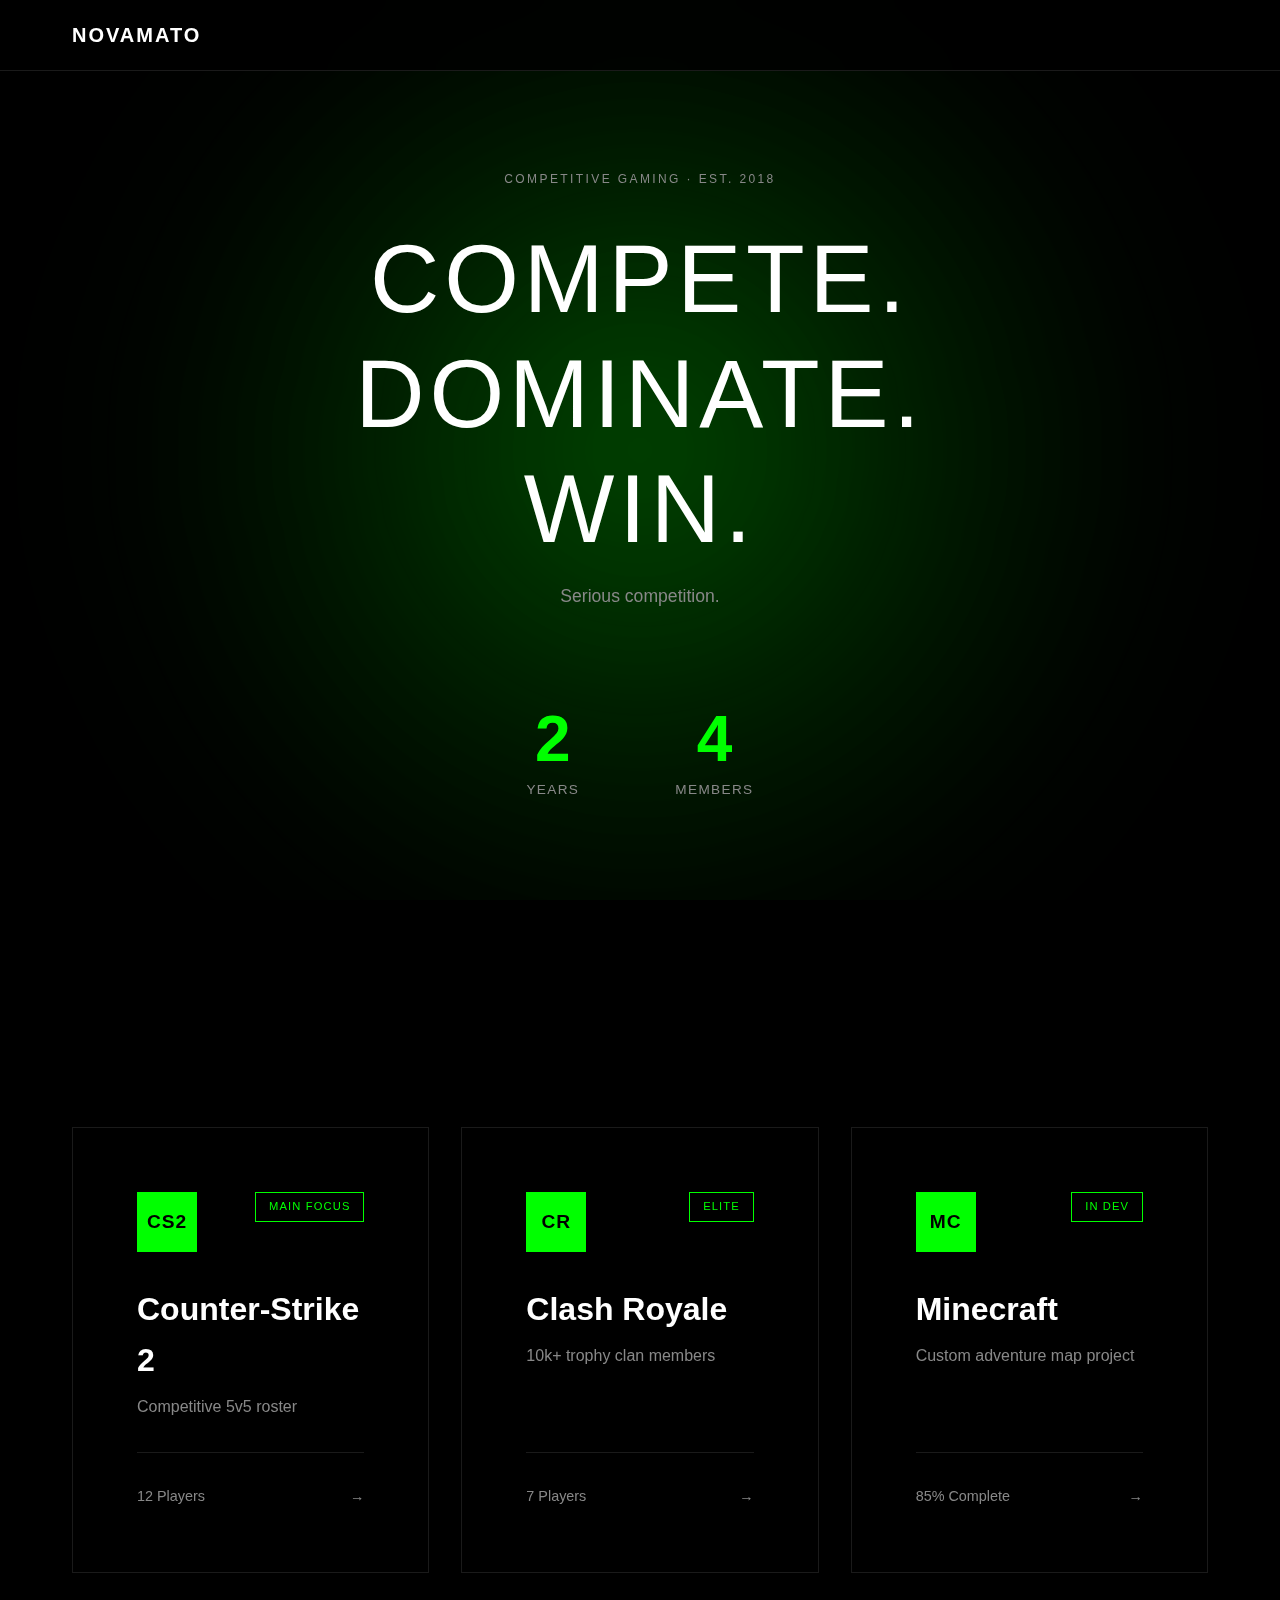
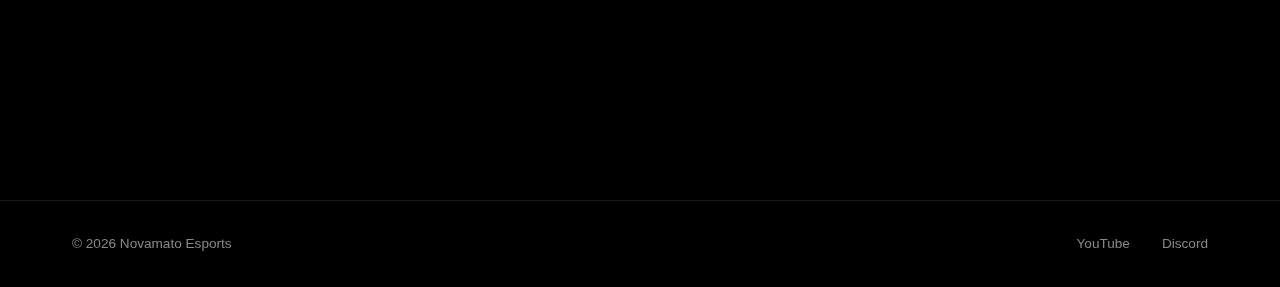
<file: index.html>
<!DOCTYPE html>
<html lang="pt">
<head>
    <meta charset="UTF-8">
    <meta name="viewport" content="width=device-width, initial-scale=1.0">
    <title>Novamato — Esports</title>
    <link rel="icon" type="image/png" href="/imagens/favicon2.jpeg">
    <link rel="stylesheet" href="styles.css?v=2.3">
</head>
<body>
    <!-- Breathing Background -->
    <div class="breathing-bg"></div>

    <!-- Navigation -->
    <nav class="nav">
        <div class="container">
            <a href="index.html" class="logo">NOVAMATO</a>
            <a href="white_index.html" class="theme-toggle" aria-label="Switch to light mode">
                <span class="theme-icon"></span>
            </a>
        </div>
    </nav>

    <!-- Hero -->
    <section class="hero-home">
        <div class="container">
            <div class="hero-content-home">
                <div class="hero-label">Competitive Gaming · Est. 2018</div>
                <h1>COMPETE.<br>DOMINATE.<br>WIN.</h1>
                <p class="hero-tagline">Serious competition.</p>
                
                <div class="hero-stats-home">
                    <div class="stat-home">
                        <div class="stat-value-home" data-count="8">0</div>
                        <div class="stat-label-home">Years</div>
                    </div>
                    <div class="stat-home">
                        <div class="stat-value-home" data-count="14">0</div>
                        <div class="stat-label-home">Members</div>
                    </div>
                </div>
            </div>
        </div>
    </section>

    <!-- Game Cards -->
    <section class="games-home">
        <div class="container">
            <div class="games-grid-home">
                <a href="cs2.html" class="game-card">
                    <div class="game-card-header">
                        <div class="game-icon-home">CS2</div>
                        <div class="game-badge">Main Focus</div>
                    </div>
                    <h2>Counter-Strike 2</h2>
                    <p>Competitive 5v5 roster</p>
                    <div class="game-card-footer">
                        <span>12 Players</span>
                        <span>→</span>
                    </div>
                </a>

                <a href="clash-royale.html" class="game-card">
                    <div class="game-card-header">
                        <div class="game-icon-home">CR</div>
                        <div class="game-badge">Elite</div>
                    </div>
                    <h2>Clash Royale</h2>
                    <p>10k+ trophy clan members</p>
                    <div class="game-card-footer">
                        <span>7 Players</span>
                        <span>→</span>
                    </div>
                </a>

                <a href="minecraft.html" class="game-card">
                    <div class="game-card-header">
                        <div class="game-icon-home">MC</div>
                        <div class="game-badge">In Dev</div>
                    </div>
                    <h2>Minecraft</h2>
                    <p>Custom adventure map project</p>
                    <div class="game-card-footer">
                        <span>85% Complete</span>
                        <span>→</span>
                    </div>
                </a>
            </div>
        </div>
    </section>

    <!-- Footer -->
    <footer class="footer-home">
        <div class="container">
            <div class="footer-content-home">
                <span>© 2026 Novamato Esports</span>
                <div class="footer-links">
                    <a href="https://www.youtube.com/@novamato3393" target="_blank">YouTube</a>
                    <a href="https://discord.gg/Yk3yHaqqCX" target="_blank">Discord</a>
                </div>
            </div>
        </div>
    </footer>

    <script src="script.js?v=2.3"></script>
</body>
</html>
</file>
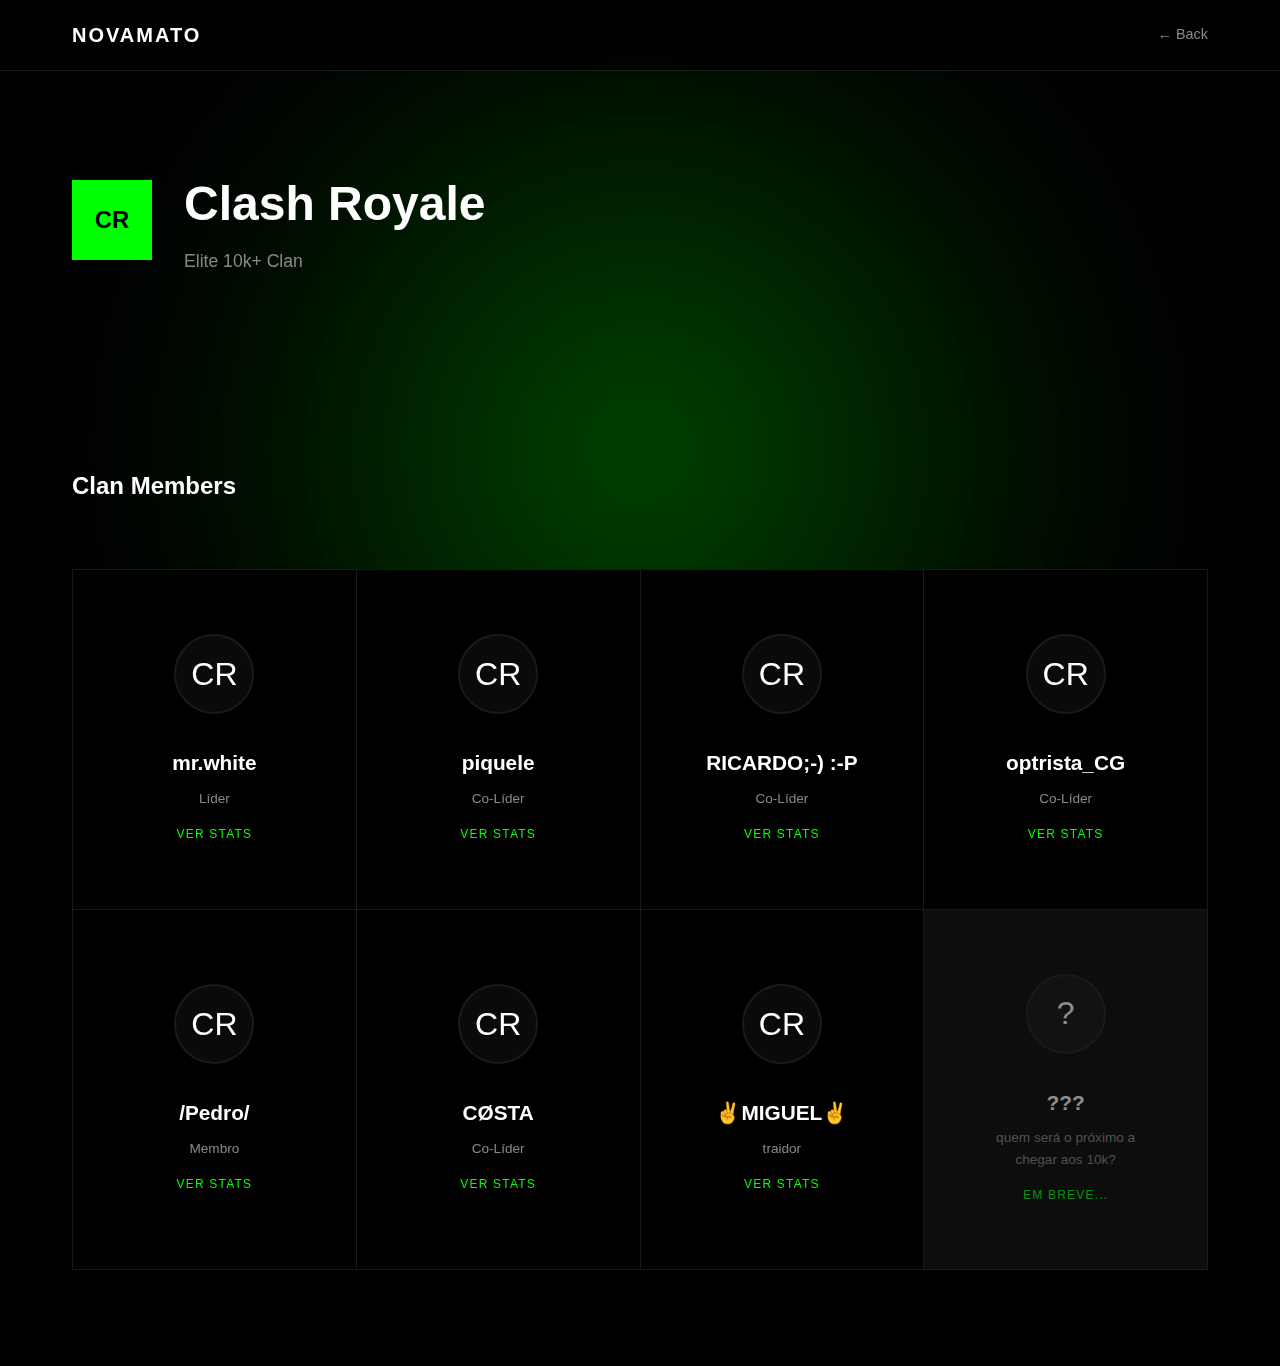
<file: clash-royale.html>
<!DOCTYPE html>
<html lang="pt">
<head>
    <meta charset="UTF-8">
    <meta charset="UTF-8">
    <meta name="viewport" content="width=device-width, initial-scale=1.0">
    <title>Clash Royale — Novamato</title>
    <link rel="icon" type="image/png" href="/imagens/favicon2.jpeg">
    <link rel="stylesheet" href="styles.css?v=2.3">
</head>
<body>
    <!-- Breathing Background -->
    <div class="breathing-bg"></div>

    <!-- Navigation -->
    <nav class="nav">
        <div class="container">
            <a href="index.html" class="logo">NOVAMATO</a>
            <a href="index.html" class="back-link">← Back</a>
        </div>
    </nav>

    <!-- Header -->
    <section class="page-header">
        <div class="container">
            <div class="page-title-section">
                <div class="page-icon">CR</div>
                <div>
                    <h1>Clash Royale</h1>
                    <p class="page-subtitle">Elite 10k+ Clan</p>
                </div>
            </div>
        </div>
    </section>

    <!-- Player Slots -->
    <section class="players-section">
        <div class="container">
            <h2 class="section-heading">Clan Members</h2>
            <div class="player-slots" data-cr-slots>
                <!-- Slots will be generated by JS -->
            </div>
        </div>
    </section>

    <!-- Player Details Modal -->
    <div class="player-modal" data-cr-modal>
        <div class="player-modal-content">
            <button class="modal-close" data-cr-modal-close>×</button>
            <div class="player-modal-body" data-cr-modal-body>
                <!-- Player details loaded here -->
            </div>
        </div>
    </div>

    <script src="script.js?v=2.3"></script>
</body>
</html>
</file>
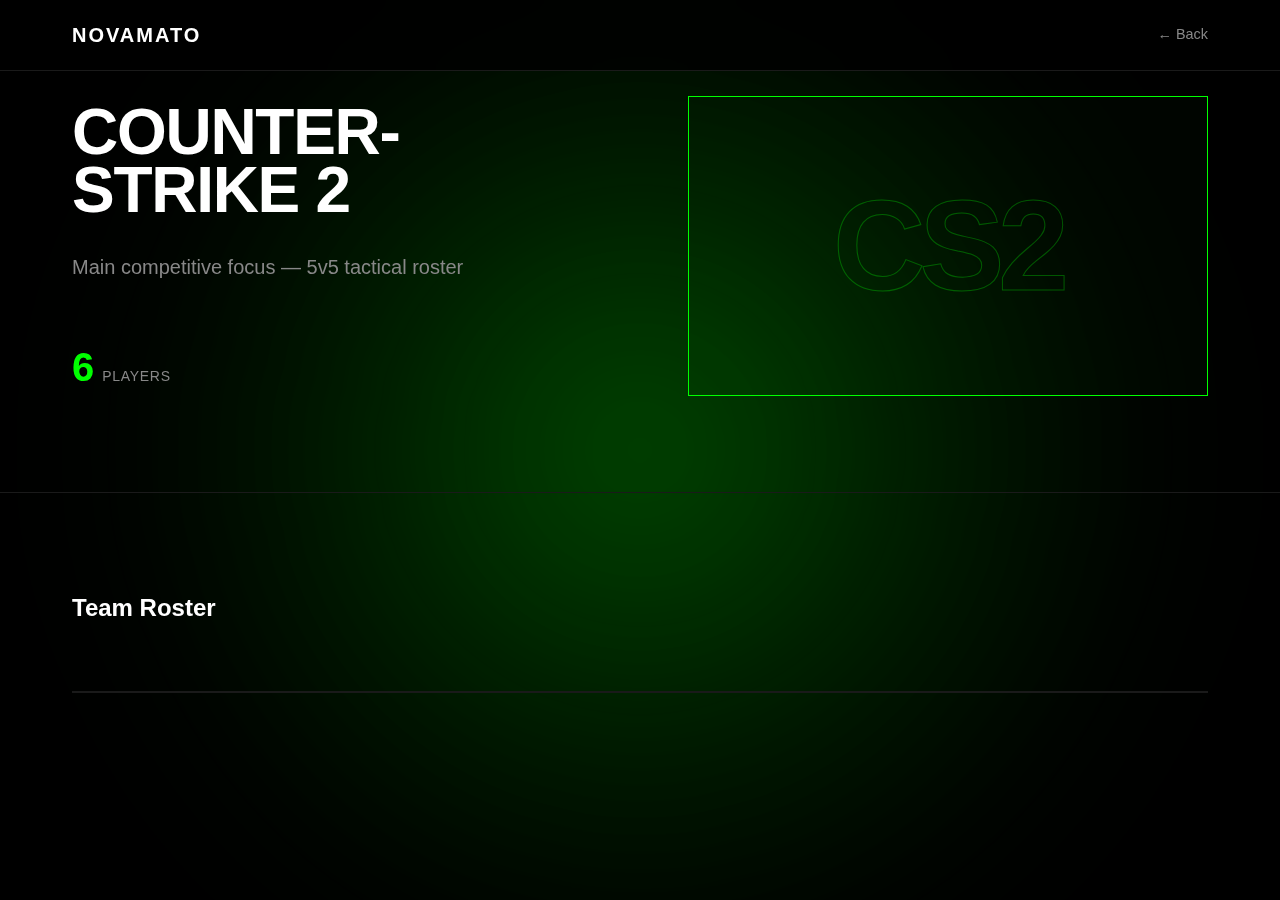
<file: cs2-redesign.html>
<!DOCTYPE html>
<html lang="pt">
<head>
    <meta charset="UTF-8">
    <meta name="viewport" content="width=device-width, initial-scale=1.0">
    <title>Counter-Strike 2 — Novamato</title>
    <link rel="icon" type="image/png" href="/imagens/favicon2.jpeg">
    <link rel="stylesheet" href="styles.css?v=1.3">
    <style>
        /* CS2 Redesign Styles */
        .cs2-hero {
            padding: var(--spacing-xl) 0;
            border-bottom: 1px solid var(--color-border);
            position: relative;
            overflow: hidden;
        }
        
        .cs2-hero-grid {
            display: grid;
            grid-template-columns: 1fr 1fr;
            gap: var(--spacing-xl);
            align-items: center;
        }
        
        .cs2-title-section h1 {
            font-size: 4rem;
            font-weight: 900;
            line-height: 0.9;
            margin-bottom: var(--spacing-md);
            letter-spacing: -0.02em;
        }
        
        .cs2-title-section .subtitle {
            font-size: 1.25rem;
            color: var(--color-text-secondary);
            margin-bottom: var(--spacing-lg);
        }
        
        .cs2-stats-inline {
            display: flex;
            gap: var(--spacing-lg);
        }
        
        .cs2-stat-inline {
            display: flex;
            align-items: baseline;
            gap: 0.5rem;
        }
        
        .cs2-stat-inline .number {
            font-size: 2.5rem;
            font-weight: 900;
            color: var(--color-accent);
            line-height: 1;
        }
        
        .cs2-stat-inline .label {
            font-size: 0.875rem;
            color: var(--color-text-secondary);
            text-transform: uppercase;
            letter-spacing: 0.05em;
        }
        
        .cs2-visual {
            position: relative;
            height: 300px;
            border: 1px solid var(--color-accent);
            background: rgba(0, 255, 0, 0.02);
            display: flex;
            align-items: center;
            justify-content: center;
            overflow: hidden;
        }
        
        .cs2-visual-text {
            font-size: 8rem;
            font-weight: 900;
            color: transparent;
            -webkit-text-stroke: 1px var(--color-accent);
            opacity: 0.3;
            letter-spacing: -0.05em;
        }
        
        /* Player Grid - List Style */
        .cs2-players-list {
            padding: var(--spacing-xl) 0;
        }
        
        .cs2-section-title {
            font-size: 0.875rem;
            text-transform: uppercase;
            letter-spacing: 0.1em;
            color: var(--color-text-secondary);
            margin-bottom: var(--spacing-lg);
            display: flex;
            align-items: center;
            gap: var(--spacing-sm);
        }
        
        .cs2-section-title::before {
            content: '';
            width: 40px;
            height: 1px;
            background: var(--color-accent);
        }
        
        .player-list-item {
            display: grid;
            grid-template-columns: 60px 1fr 120px 120px 120px 60px;
            gap: var(--spacing-md);
            align-items: center;
            padding: var(--spacing-md);
            border: 1px solid var(--color-border);
            border-bottom: none;
            transition: all 0.2s ease;
            cursor: pointer;
        }
        
        .player-list-item:last-child {
            border-bottom: 1px solid var(--color-border);
        }
        
        .player-list-item:hover {
            background: rgba(0, 255, 0, 0.03);
            border-color: var(--color-accent);
            transform: translateX(5px);
        }
        
        .player-number {
            font-size: 1.5rem;
            font-weight: 900;
            color: var(--color-text-secondary);
            text-align: center;
        }
        
        .player-info {
            display: flex;
            flex-direction: column;
            gap: 0.25rem;
        }
        
        .player-name-inline {
            font-size: 1.25rem;
            font-weight: 700;
            color: var(--color-text);
        }
        
        .player-role-inline {
            font-size: 0.875rem;
            color: var(--color-text-secondary);
            text-transform: uppercase;
            letter-spacing: 0.05em;
        }
        
        .player-stat {
            text-align: center;
        }
        
        .player-stat-value {
            font-size: 1.5rem;
            font-weight: 900;
            color: var(--color-accent);
            display: block;
        }
        
        .player-stat-label {
            font-size: 0.75rem;
            color: var(--color-text-secondary);
            text-transform: uppercase;
            letter-spacing: 0.05em;
        }
        
        .player-arrow {
            font-size: 1.5rem;
            color: var(--color-border);
            text-align: center;
            transition: color 0.2s;
        }
        
        .player-list-item:hover .player-arrow {
            color: var(--color-accent);
        }
        
        /* Team Stats Section */
        .cs2-team-stats {
            padding: var(--spacing-xl) 0;
            background: rgba(0, 255, 0, 0.02);
            border-top: 1px solid var(--color-border);
            border-bottom: 1px solid var(--color-border);
        }
        
        .stats-grid-cs2 {
            display: grid;
            grid-template-columns: repeat(4, 1fr);
            gap: 1px;
            background: var(--color-border);
            border: 1px solid var(--color-border);
        }
        
        .stat-card-cs2 {
            background: var(--color-bg);
            padding: var(--spacing-lg);
            text-align: center;
        }
        
        .stat-card-cs2 .big-number {
            font-size: 3rem;
            font-weight: 900;
            color: var(--color-accent);
            line-height: 1;
            margin-bottom: var(--spacing-xs);
        }
        
        .stat-card-cs2 .stat-name {
            font-size: 0.875rem;
            color: var(--color-text-secondary);
            text-transform: uppercase;
            letter-spacing: 0.05em;
        }
        
        /* Responsive */
        @media (max-width: 768px) {
            .cs2-hero-grid {
                grid-template-columns: 1fr;
                gap: var(--spacing-lg);
            }
            
            .cs2-title-section h1 {
                font-size: 2.5rem;
            }
            
            .cs2-visual {
                height: 200px;
            }
            
            .cs2-visual-text {
                font-size: 4rem;
            }
            
            .player-list-item {
                grid-template-columns: 40px 1fr 80px;
                gap: var(--spacing-sm);
            }
            
            .player-stat:not(:first-of-type),
            .player-arrow {
                display: none;
            }
            
            .stats-grid-cs2 {
                grid-template-columns: repeat(2, 1fr);
            }
        }
    </style>
</head>
<body>
    <!-- Breathing Background -->
    <div class="breathing-bg"></div>

    <!-- Navigation -->
    <nav class="nav">
        <div class="container">
            <a href="index.html" class="logo">NOVAMATO</a>
            <a href="index.html" class="back-link">← Back</a>
        </div>
    </nav>

    <!-- CS2 Hero -->
    <section class="cs2-hero">
        <div class="container">
            <div class="cs2-hero-grid">
                <div class="cs2-title-section">
                    <h1>COUNTER-<br>STRIKE 2</h1>
                    <p class="subtitle">Main competitive focus — 5v5 tactical roster</p>
                    <div class="cs2-stats-inline">
                        <div class="cs2-stat-inline">
                            <span class="number">6</span>
                            <span class="label">Players</span>
                        </div>
                    </div>
                </div>
                <div class="cs2-visual">
                    <div class="cs2-visual-text">CS2</div>
                </div>
            </div>
        </div>
    </section>

    <!-- Player Slots -->
    <section class="players-section">
        <div class="container">
            <h2 class="section-heading">Team Roster</h2>
            <div class="player-slots" data-player-slots>
                <!-- Slots will be generated by JS -->
            </div>
        </div>
    </section>

    <!-- Player Details Modal -->
    <div class="player-modal" data-player-modal>
        <div class="player-modal-content">
            <button class="modal-close" data-modal-close>×</button>
            <div class="player-modal-body" data-modal-body>
                <!-- Player details loaded here -->
            </div>
        </div>
    </div>

    <script src="script.js?v=1.3"></script>
</body>
</html>
</file>
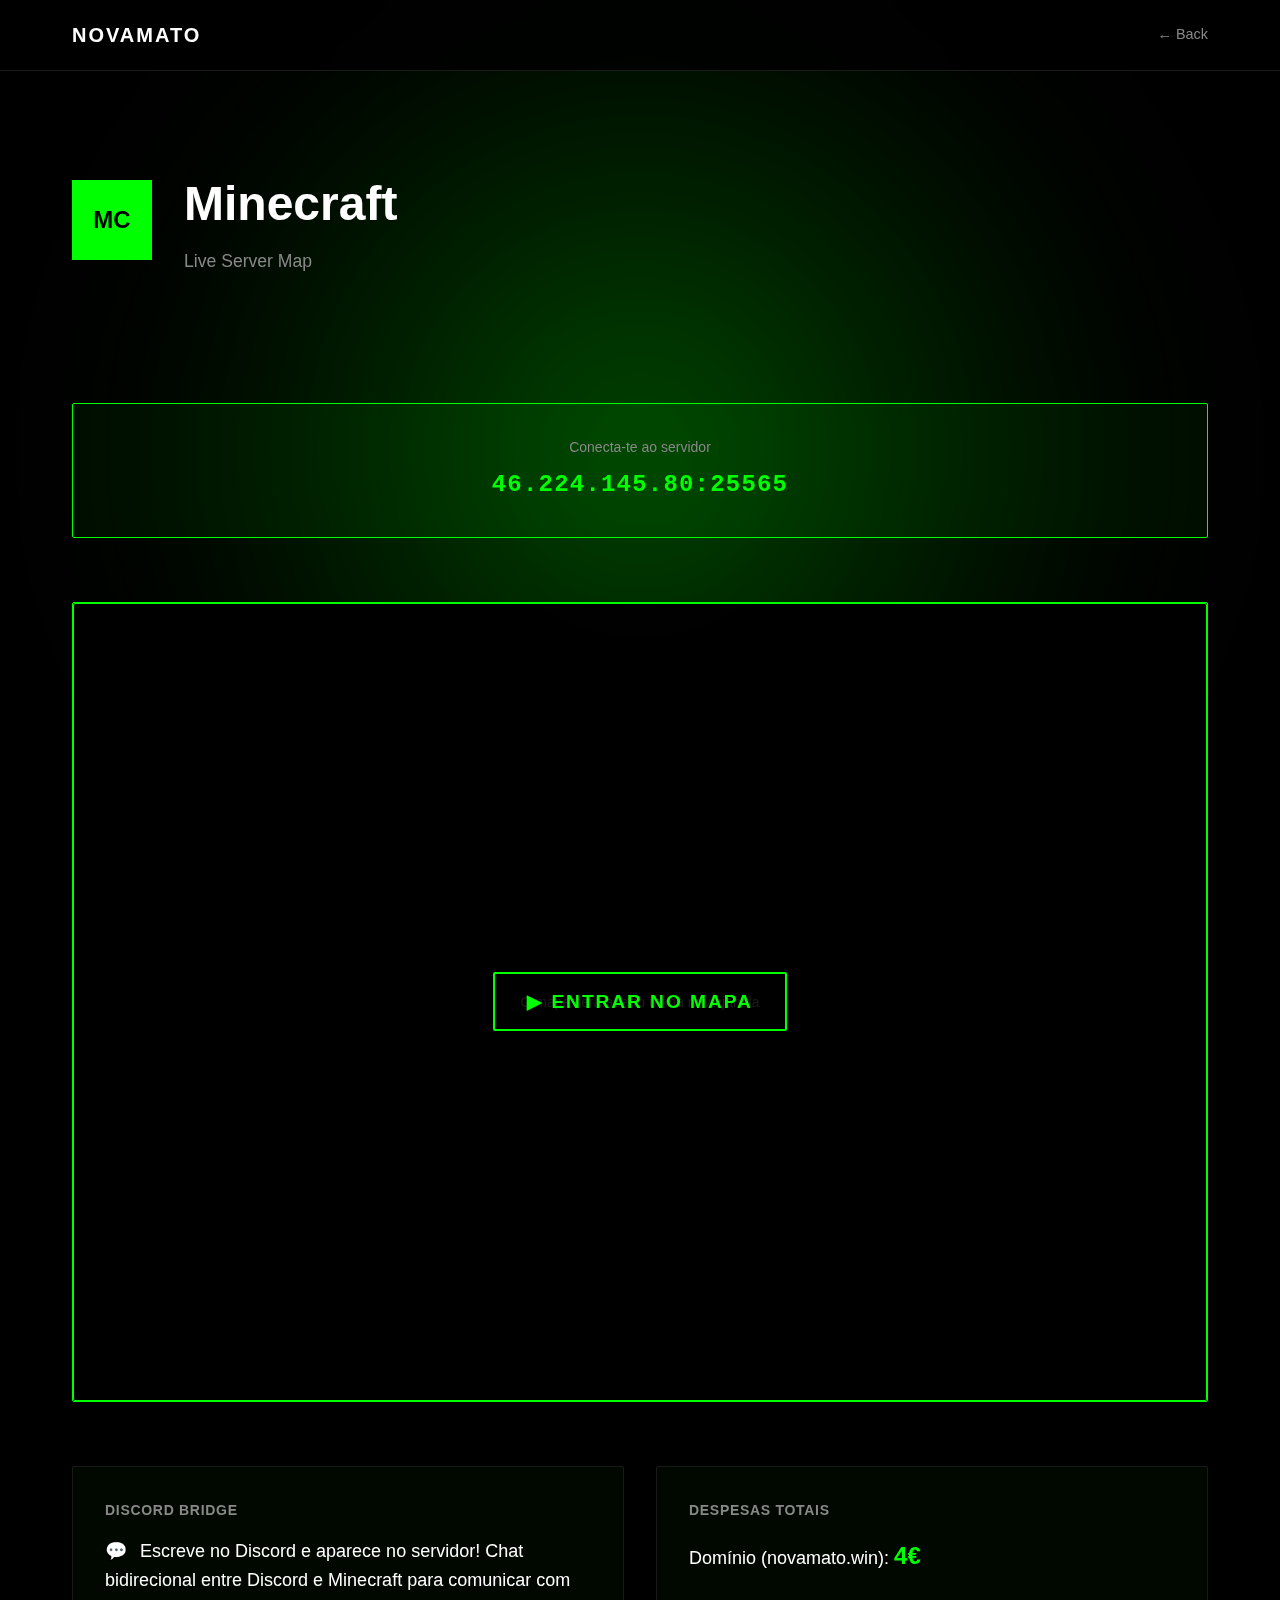
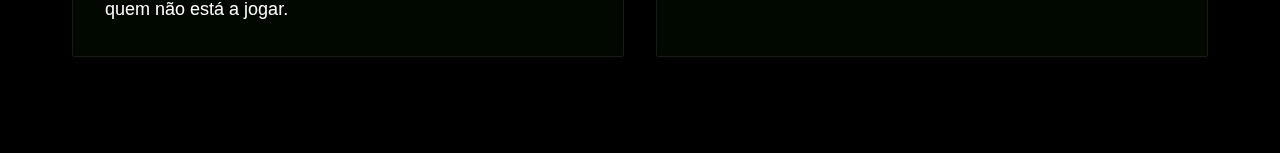
<file: minecraft.html>
<!DOCTYPE html>
<html lang="pt">
<head>
    <meta charset="UTF-8">
    <meta name="viewport" content="width=device-width, initial-scale=1.0">
    <title>Minecraft — Novamato</title>
    <link rel="icon" type="image/png" href="/imagens/favicon2.jpeg">
    <link rel="stylesheet" href="styles.css?v=2.3">
    <style>
        .players-section {
            padding-top: var(--spacing-md);
        }
        .map-container {
            margin-top: var(--spacing-md);
        }
        .map-wrapper {
            position: relative;
            width: 100%;
            height: 800px;
            background: rgba(0, 0, 0, 0.9);
            border: 1px solid var(--color-accent);
            border-radius: 2px;
        }
        .map-preview {
            position: absolute;
            top: 50%;
            left: 50%;
            transform: translate(-50%, -50%);
            text-align: center;
            color: var(--color-text-secondary);
            font-size: 0.875rem;
        }
        .map-overlay {
            position: absolute;
            top: 0;
            left: 0;
            width: 100%;
            height: 100%;
            background: rgba(0, 0, 0, 0.8);
            display: flex;
            flex-direction: column;
            align-items: center;
            justify-content: center;
            z-index: 20;
            border: 1px solid var(--color-accent);
            border-radius: 2px;
        }
        .map-overlay.hidden {
            display: none;
        }
        .enter-map-btn {
            background: transparent;
            border: 2px solid var(--color-accent);
            color: var(--color-accent);
            padding: 16px 32px;
            font-size: 1.2rem;
            cursor: pointer;
            border-radius: 2px;
            transition: all 0.2s ease;
            font-weight: 700;
            text-transform: uppercase;
            letter-spacing: 0.1em;
        }
        .enter-map-btn:hover {
            background: var(--color-accent);
            color: #000;
            transform: translateY(-2px);
        }
        .enter-map-btn:active {
            transform: translateY(0);
        }
        .server-ip {
            margin-bottom: var(--spacing-lg);
            padding: var(--spacing-md);
            background: rgba(0, 255, 0, 0.05);
            border: 1px solid var(--color-accent);
            border-radius: 2px;
            text-align: center;
        }
        .server-ip-label {
            font-size: 0.875rem;
            color: var(--color-text-secondary);
            margin-bottom: 0.5rem;
        }
        .server-ip-value {
            font-size: 1.5rem;
            font-weight: 700;
            color: var(--color-accent);
            font-family: 'Courier New', monospace;
            letter-spacing: 0.05em;
            cursor: pointer;
            transition: opacity 0.2s ease;
            word-break: break-all;
            overflow-wrap: break-word;
        }
        .server-ip-value:hover {
            opacity: 0.7;
        }
        .server-ip-value:active {
            opacity: 0.5;
        }
        @media (max-width: 768px) {
            .server-ip-value {
                font-size: 1.125rem;
                letter-spacing: 0.02em;
            }
        }
        @media (max-width: 480px) {
            .server-ip-value {
                font-size: 1rem;
            }
        }
        @media (max-width: 768px) {
            .enter-map-btn {
                padding: 12px 24px;
                font-size: 1rem;
                letter-spacing: 0.05em;
            }
            .map-wrapper {
                height: 500px;
            }
        }
        @media (max-width: 480px) {
            .enter-map-btn {
                padding: 10px 20px;
                font-size: 0.875rem;
            }
            .map-wrapper {
                height: 400px;
            }
        }
        .info-grid {
            display: grid;
            grid-template-columns: repeat(auto-fit, minmax(300px, 1fr));
            gap: var(--spacing-md);
            margin-top: var(--spacing-lg);
        }
        .info-card {
            padding: var(--spacing-md);
            background: rgba(0, 255, 0, 0.03);
            border: 1px solid var(--color-border);
            border-radius: 2px;
        }
        .info-card h3 {
            font-size: 0.875rem;
            color: var(--color-text-secondary);
            margin-bottom: var(--spacing-sm);
            text-transform: uppercase;
            letter-spacing: 0.05em;
        }
        .info-card-content {
            font-size: 1.125rem;
            color: var(--color-text);
        }
        .info-card-highlight {
            font-size: 1.5rem;
            font-weight: 700;
            color: var(--color-accent);
        }
        .discord-icon {
            display: inline-block;
            margin-right: 0.5rem;
        }
    </style>
</head>
<body>
    <!-- Breathing Background -->
    <div class="breathing-bg"></div>

    <!-- Navigation -->
    <nav class="nav">
        <div class="container">
            <a href="index.html" class="logo">NOVAMATO</a>
            <a href="index.html" class="back-link">← Back</a>
        </div>
    </nav>

    <!-- Header -->
    <section class="page-header">
        <div class="container">
            <div class="page-title-section">
                <div class="page-icon">MC</div>
                <div>
                    <h1>Minecraft</h1>
                    <p class="page-subtitle">Live Server Map</p>
                </div>
            </div>
        </div>
    </section>

    <!-- Map Section -->
    <section class="players-section">
        <div class="container">
            <div class="server-ip">
                <div class="server-ip-label">Conecta-te ao servidor</div>
                <div class="server-ip-value" id="serverIp" onclick="copyServerIp()">46.224.145.80:25565</div>
            </div>
            <div class="map-container">
                <div class="map-wrapper" id="mapWrapper">
                    <div class="map-overlay" id="mapOverlay">
                        <button class="enter-map-btn" onclick="openMap()">▶ Entrar no Mapa</button>
                    </div>
                    <div class="map-preview">
                        O mapa será aberto numa nova janela
                    </div>
                </div>
            </div>

            <div class="info-grid">
                <div class="info-card">
                    <h3>Discord Bridge</h3>
                    <div class="info-card-content">
                        <span class="discord-icon">💬</span>
                        Escreve no Discord e aparece no servidor! Chat bidirecional entre Discord e Minecraft para comunicar com quem não está a jogar.
                    </div>
                </div>
                <div class="info-card">
                    <h3>Despesas Totais</h3>
                    <div class="info-card-content">
                        Domínio (novamato.win): <span class="info-card-highlight">4€</span>
                    </div>
                </div>
            </div>
        </div>
    </section>

    <script>
        function openMap() {
            // Abrir mapa num novo separador
            window.open('http://46.224.145.80:8100/#world:0:64:0:1500:0:0:0:0:perspective', '_blank');
        }

        function copyServerIp() {
            const ip = '46.224.145.80:25565';
            navigator.clipboard.writeText(ip).then(() => {
                const label = document.querySelector('.server-ip-label');
                if (label) {
                    const originalText = label.textContent;
                    label.textContent = 'IP copiado!';
                    label.style.color = 'var(--color-accent)';
                    setTimeout(() => {
                        label.textContent = originalText;
                        label.style.color = '';
                    }, 2000);
                }
            }).catch(err => {
                console.error('Erro ao copiar IP:', err);
            });
        }
    </script>
    <script src="script.js?v=2.3"></script>
</body>
</html>
</file>
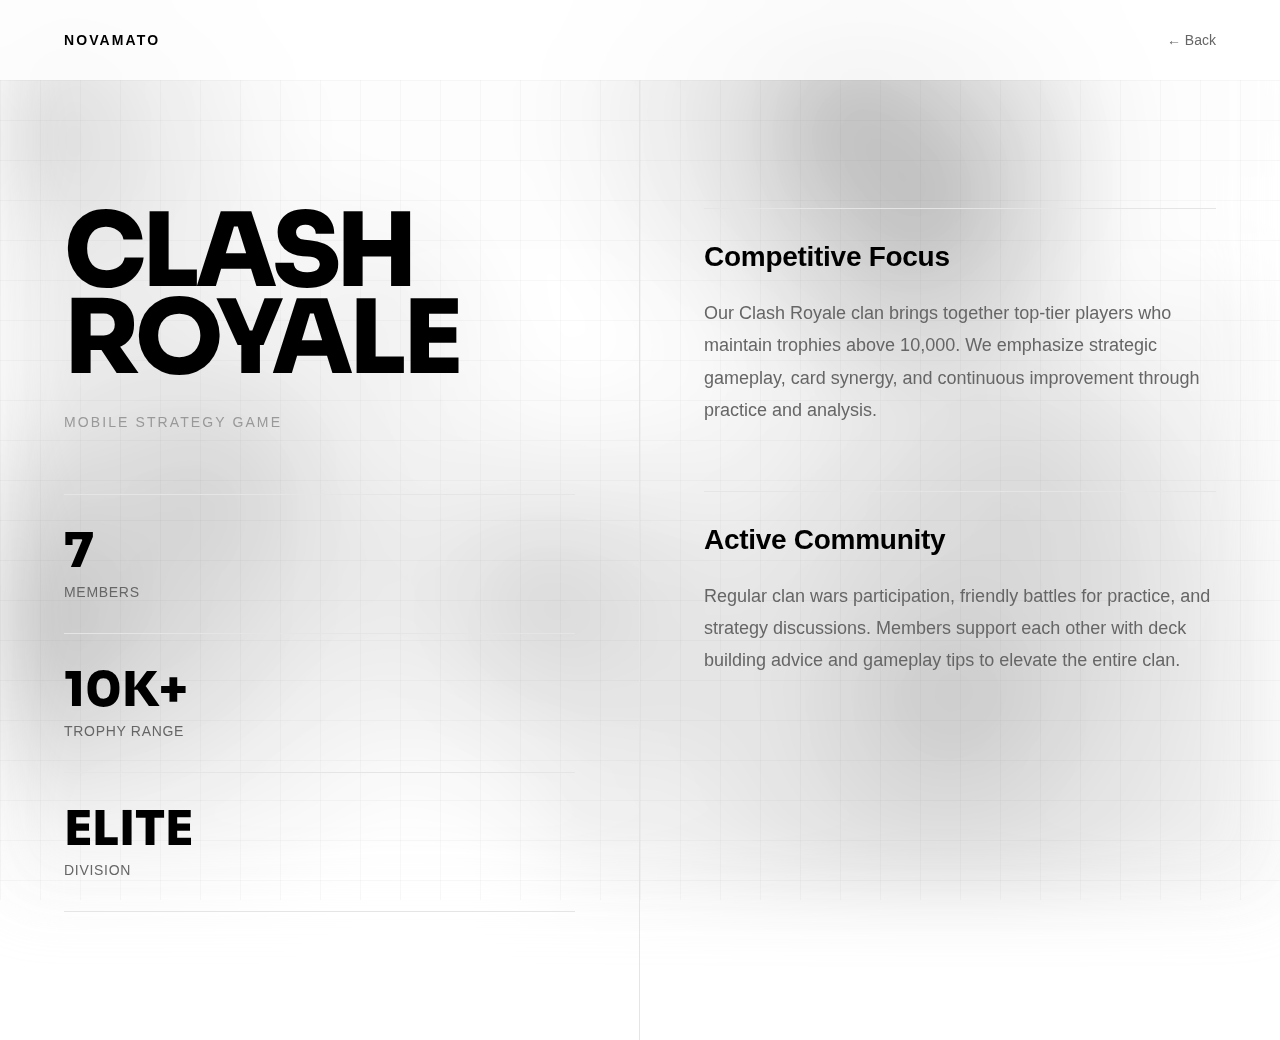
<file: white_clash.html>
<!DOCTYPE html>
<html lang="pt">
<head>
    <meta charset="UTF-8">
    <meta name="viewport" content="width=device-width, initial-scale=1.0">
    <title>Clash Royale — NOVAMATO</title>
    <link rel="icon" type="image/png" href="/imagens/favicon2.jpeg">
    <link rel="preconnect" href="https://fonts.googleapis.com">
    <link rel="preconnect" href="https://fonts.gstatic.com" crossorigin>
    <link href="https://fonts.googleapis.com/css2?family=Sora:wght@700;800&display=swap" rel="stylesheet">
    <style>
        * {
            margin: 0;
            padding: 0;
            box-sizing: border-box;
        }

        :root {
            --grid-size: 40px;
            --grid-color: rgba(0, 0, 0, 0.03);
        }

        body {
            font-family: -apple-system, BlinkMacSystemFont, 'Inter', 'Segoe UI', sans-serif;
            background: #fff;
            color: #000;
            overflow-x: hidden;
        }

        body::before {
            content: '';
            position: fixed;
            top: 0;
            left: 0;
            width: 100%;
            height: 100%;
            background-image: 
                linear-gradient(var(--grid-color) 1px, transparent 1px),
                linear-gradient(90deg, var(--grid-color) 1px, transparent 1px);
            background-size: var(--grid-size) var(--grid-size);
            z-index: 1;
            pointer-events: none;
            animation: gridPulse 8s ease-in-out infinite;
        }

        @keyframes gridPulse {
            0%, 100% { opacity: 1; }
            50% { opacity: 0.6; }
        }

        .lights-canvas {
            position: fixed;
            top: 0;
            left: 0;
            width: 100%;
            height: 100%;
            z-index: 1;
            pointer-events: none;
            filter: blur(35px);
            opacity: 0.9;
        }

        .content {
            position: relative;
            z-index: 10;
        }

        nav {
            position: fixed;
            top: 0;
            left: 0;
            right: 0;
            z-index: 1000;
            background: rgba(255, 255, 255, 0.8);
            backdrop-filter: blur(20px);
            padding: 2rem 4rem;
            display: flex;
            justify-content: space-between;
            align-items: center;
        }

        .logo {
            font-size: 0.875rem;
            font-weight: 700;
            letter-spacing: 0.15em;
            color: #000;
            text-decoration: none;
        }

        .back-link {
            color: #666;
            text-decoration: none;
            font-size: 0.875rem;
            font-weight: 500;
        }

        /* Layout em colunas verticais */
        .clash-container {
            min-height: 100vh;
            padding-top: 80px;
            display: flex;
        }

        /* Coluna título */
        .title-column {
            width: 50%;
            padding: 8rem 4rem;
            display: flex;
            flex-direction: column;
            justify-content: space-between;
            border-right: 1px solid #e5e5e5;
            min-height: calc(100vh - 80px);
        }

        .title-column h1 {
            font-family: 'Sora', sans-serif;
            font-size: clamp(3rem, 8vw, 9rem);
            font-weight: 800;
            line-height: 0.85;
            letter-spacing: -0.04em;
            margin-bottom: 2rem;
        }

        .subtitle {
            font-size: 0.875rem;
            letter-spacing: 0.15em;
            text-transform: uppercase;
            color: #999;
            margin-bottom: 4rem;
        }

        /* Stats na coluna esquerda */
        .stats-list {
            list-style: none;
            padding: 0;
            margin-top: auto;
        }

        .stat-item-left {
            padding: 2rem 0;
            border-top: 1px solid #e5e5e5;
        }

        .stat-item-left:last-child {
            border-bottom: 1px solid #e5e5e5;
        }

        .stat-number {
            font-family: 'Sora', sans-serif;
            font-size: 3rem;
            font-weight: 800;
            line-height: 1;
            display: block;
            margin-bottom: 0.5rem;
        }

        .stat-name {
            font-size: 0.875rem;
            letter-spacing: 0.05em;
            color: #666;
        }

        /* Coluna conteúdo */
        .content-column {
            width: 50%;
            padding: 8rem 4rem;
            display: flex;
            flex-direction: column;
            gap: 4rem;
        }

        .content-block {
            border-top: 1px solid #e5e5e5;
            padding-top: 2rem;
        }

        .content-block h2 {
            font-size: 1.75rem;
            font-weight: 700;
            margin-bottom: 1.5rem;
            letter-spacing: -0.01em;
        }

        .content-block p {
            font-size: 1.125rem;
            line-height: 1.8;
            color: #666;
        }

        @media (max-width: 1024px) {
            .clash-container {
                flex-direction: column;
            }

            .title-column,
            .content-column {
                width: 100%;
                border: none;
                padding: 4rem 2rem;
                min-height: auto;
            }

            .title-column {
                border-bottom: 1px solid #e5e5e5;
            }

            nav {
                padding: 1.5rem 2rem;
            }
        }
    </style>
</head>
<body>
    <canvas class="lights-canvas" id="lights-canvas"></canvas>

    <div class="content">
        <nav>
            <a href="white_index.html" class="logo">NOVAMATO</a>
            <a href="white_index.html" class="back-link">← Back</a>
        </nav>

        <div class="clash-container">
            <!-- Coluna Esquerda: Título + Stats -->
            <div class="title-column">
                <div>
                    <h1>CLASH<br>ROYALE</h1>
                    <div class="subtitle">Mobile Strategy Game</div>
                </div>
                
                <ul class="stats-list">
                    <li class="stat-item-left">
                        <span class="stat-number">7</span>
                        <span class="stat-name">MEMBERS</span>
                    </li>
                    <li class="stat-item-left">
                        <span class="stat-number">10K+</span>
                        <span class="stat-name">TROPHY RANGE</span>
                    </li>
                    <li class="stat-item-left">
                        <span class="stat-number">ELITE</span>
                        <span class="stat-name">DIVISION</span>
                    </li>
                </ul>
            </div>

            <!-- Coluna Direita: Conteúdo -->
            <div class="content-column">
                <div class="content-block">
                    <h2>Competitive Focus</h2>
                    <p>
                        Our Clash Royale clan brings together top-tier players who maintain trophies above 10,000. 
                        We emphasize strategic gameplay, card synergy, and continuous improvement through practice and analysis.
                    </p>
                </div>

                <div class="content-block">
                    <h2>Active Community</h2>
                    <p>
                        Regular clan wars participation, friendly battles for practice, and strategy discussions. 
                        Members support each other with deck building advice and gameplay tips to elevate the entire clan.
                    </p>
                </div>
            </div>
        </div>
    </div>

    <script>
        function createBreathingLights() {
            const canvas = document.getElementById('lights-canvas');
            const ctx = canvas.getContext('2d');
            
            function resizeCanvas() {
                canvas.width = window.innerWidth;
                canvas.height = window.innerHeight;
            }
            resizeCanvas();
            window.addEventListener('resize', resizeCanvas);
            
            const lights = [];
            const lightCount = 12;
            
            for (let i = 0; i < lightCount; i++) {
                lights.push({
                    x: Math.random() * canvas.width,
                    y: Math.random() * canvas.height,
                    baseX: Math.random() * canvas.width,
                    baseY: Math.random() * canvas.height,
                    radius: 100 + Math.random() * 300,
                    breatheSpeed: 0.01 + Math.random() * 0.02,
                    breathePhase: Math.random() * Math.PI * 2,
                    moveSpeed: 0.0003,
                    movePhase: Math.random() * Math.PI * 2,
                    orbitRadius: 50 + Math.random() * 150
                });
            }
            
            const particles = [];
            for (let i = 0; i < 100; i++) {
                particles.push({
                    x: Math.random() * canvas.width,
                    y: Math.random() * canvas.height,
                    size: 0.5 + Math.random() * 1.5,
                    vx: (Math.random() - 0.5) * 0.2,
                    vy: (Math.random() - 0.5) * 0.2,
                    opacity: Math.random() * 0.35,
                    pulseSpeed: 0.02 + Math.random() * 0.03,
                    pulsePhase: Math.random() * Math.PI * 2
                });
            }
            
            let time = 0;
            
            function animate() {
                ctx.fillStyle = 'rgba(255, 255, 255, 0.06)';
                ctx.fillRect(0, 0, canvas.width, canvas.height);
                
                time += 0.01;
                
                lights.forEach((light) => {
                    light.breathePhase += light.breatheSpeed;
                    const breathe = Math.sin(light.breathePhase);
                    const currentRadius = light.radius + (breathe * 100);
                    const intensity = 0.025 + (breathe * 0.018);
                    
                    light.movePhase += light.moveSpeed;
                    light.x = light.baseX + Math.cos(light.movePhase) * light.orbitRadius;
                    light.y = light.baseY + Math.sin(light.movePhase) * light.orbitRadius;
                    
                    const gradient = ctx.createRadialGradient(
                        light.x, light.y, 0,
                        light.x, light.y, currentRadius
                    );
                    
                    gradient.addColorStop(0, `rgba(0, 0, 0, ${intensity * 1.6})`);
                    gradient.addColorStop(0.3, `rgba(0, 0, 0, ${intensity * 0.9})`);
                    gradient.addColorStop(0.6, `rgba(0, 0, 0, ${intensity * 0.45})`);
                    gradient.addColorStop(1, 'rgba(0, 0, 0, 0)');
                    
                    ctx.fillStyle = gradient;
                    ctx.beginPath();
                    ctx.arc(light.x, light.y, currentRadius, 0, Math.PI * 2);
                    ctx.fill();
                    
                    ctx.fillStyle = `rgba(0, 0, 0, ${intensity * 2.2})`;
                    ctx.beginPath();
                    ctx.arc(light.x, light.y, 3, 0, Math.PI * 2);
                    ctx.fill();
                });
                
                for (let i = 0; i < lights.length; i++) {
                    for (let j = i + 1; j < lights.length; j++) {
                        const dx = lights[i].x - lights[j].x;
                        const dy = lights[i].y - lights[j].y;
                        const distance = Math.sqrt(dx * dx + dy * dy);
                        
                        if (distance < 400) {
                            const opacity = (1 - distance / 400) * 0.04;
                            const pulse = Math.sin(time + i + j) * 0.5 + 0.5;
                            
                            ctx.strokeStyle = `rgba(0, 0, 0, ${opacity * pulse})`;
                            ctx.lineWidth = 1.2;
                            ctx.beginPath();
                            ctx.moveTo(lights[i].x, lights[i].y);
                            ctx.lineTo(lights[j].x, lights[j].y);
                            ctx.stroke();
                        }
                    }
                }
                
                particles.forEach(particle => {
                    particle.x += particle.vx;
                    particle.y += particle.vy;
                    
                    if (particle.x < 0) particle.x = canvas.width;
                    if (particle.x > canvas.width) particle.x = 0;
                    if (particle.y < 0) particle.y = canvas.height;
                    if (particle.y > canvas.height) particle.y = 0;
                    
                    particle.pulsePhase += particle.pulseSpeed;
                    const pulseOpacity = particle.opacity * (0.5 + Math.sin(particle.pulsePhase) * 0.5);
                    
                    ctx.fillStyle = `rgba(0, 0, 0, ${pulseOpacity})`;
                    ctx.beginPath();
                    ctx.arc(particle.x, particle.y, particle.size, 0, Math.PI * 2);
                    ctx.fill();
                });
                
                for (let y = 0; y < canvas.height; y += 4) {
                    const scanlineOpacity = 0.008 * (Math.sin(time * 2 + y * 0.01));
                    ctx.fillStyle = `rgba(0, 0, 0, ${scanlineOpacity})`;
                    ctx.fillRect(0, y, canvas.width, 1);
                }
                
                requestAnimationFrame(animate);
            }
            
            animate();
        }

        createBreathingLights();
    </script>
</body>
</html>
</file>
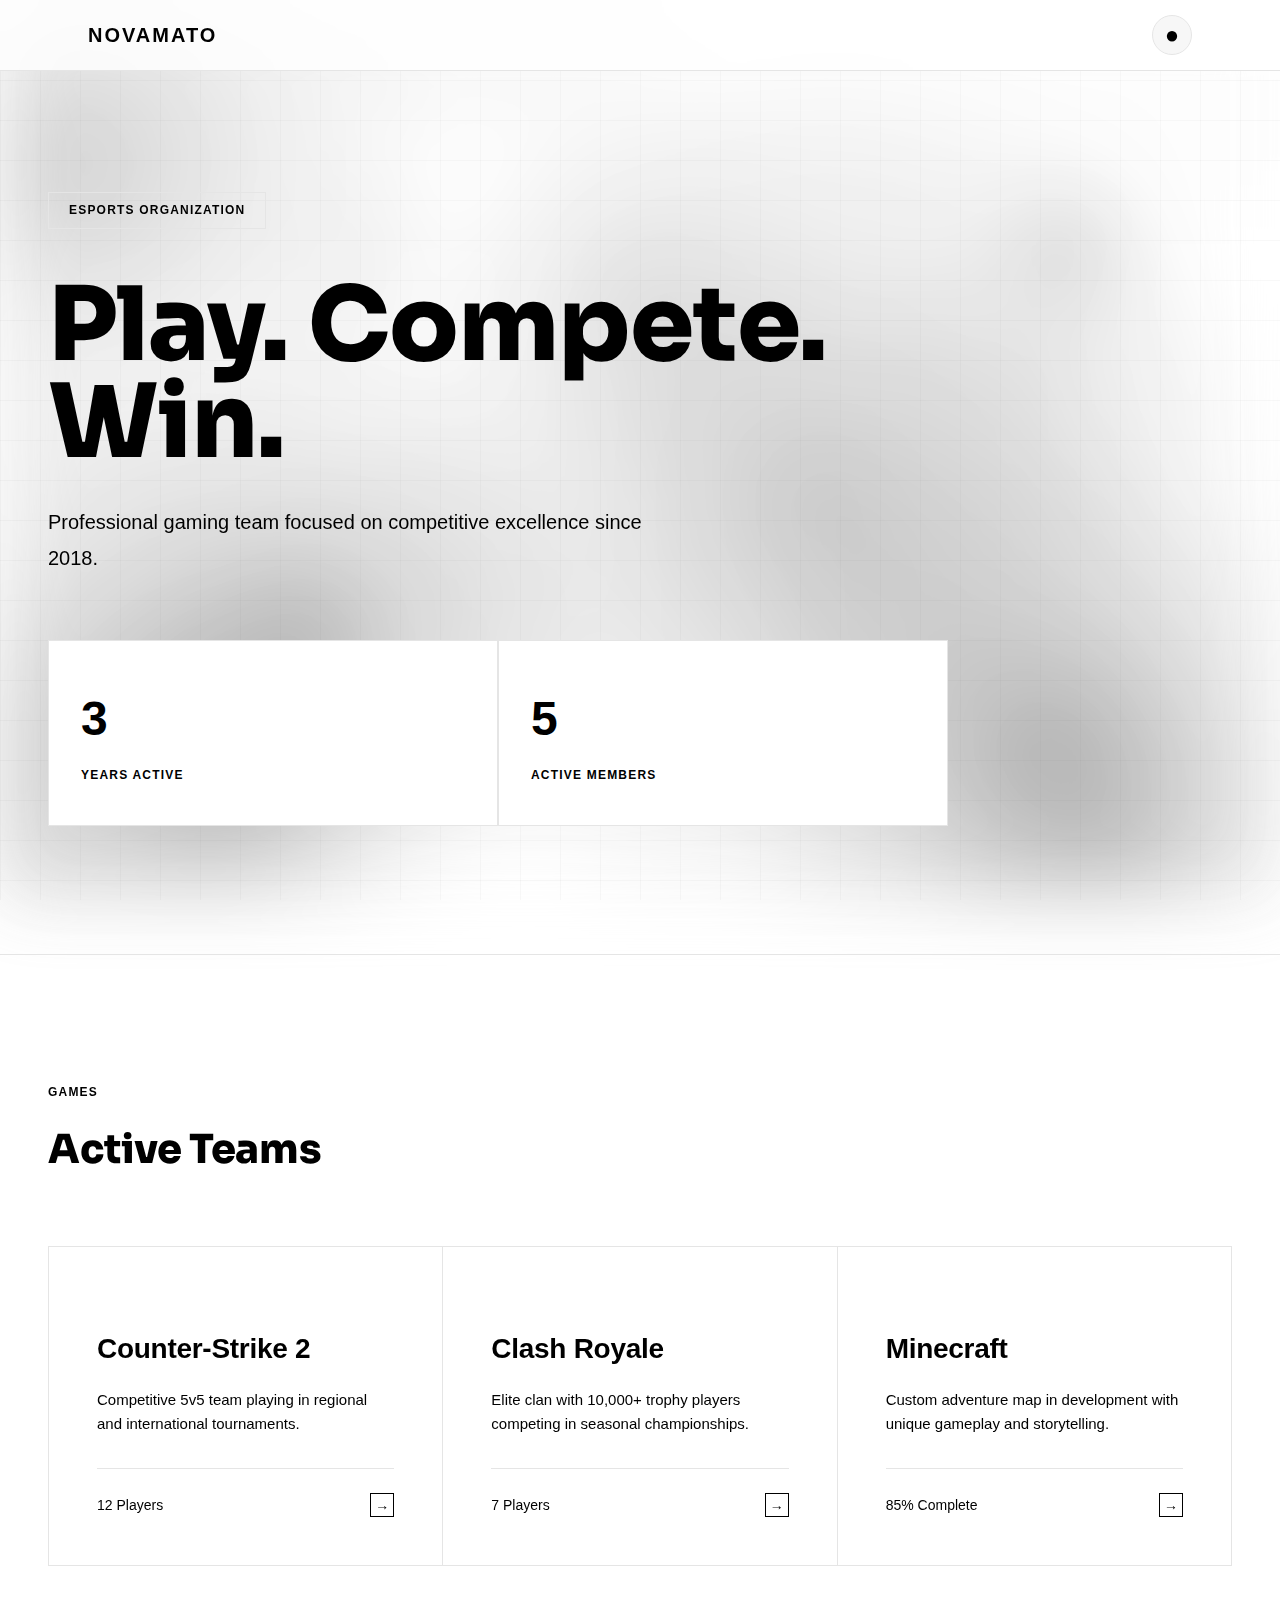
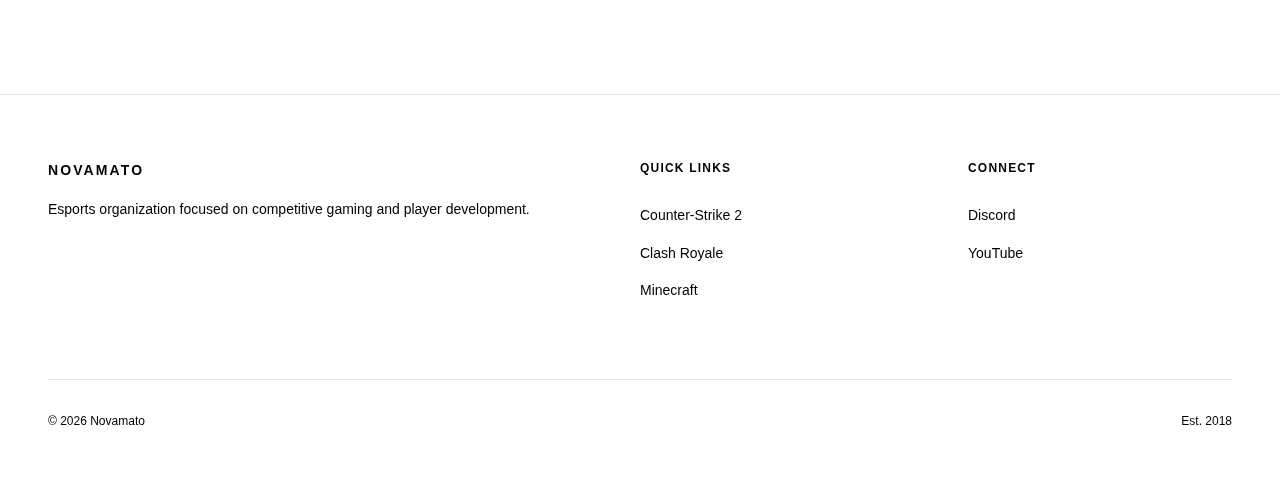
<file: white_index.html>
<!DOCTYPE html>
<html lang="pt">
<head>
    <meta charset="UTF-8">
    <meta name="viewport" content="width=device-width, initial-scale=1.0">
    <title>NOVAMATO — Esports Organization</title>
    <link rel="icon" type="image/png" href="/imagens/favicon2.jpeg">
    <link rel="preconnect" href="https://fonts.googleapis.com">
    <link rel="preconnect" href="https://fonts.gstatic.com" crossorigin>
    <link href="https://fonts.googleapis.com/css2?family=Sora:wght@700;800&display=swap" rel="stylesheet">
    <style>
        * {
            margin: 0;
            padding: 0;
            box-sizing: border-box;
        }

        :root {
            --grid-size: 40px;
            --grid-color: rgba(0, 0, 0, 0.03);
            --accent: #000;
            --text-primary: #000;
            --text-secondary: #000;
            --text-tertiary: #000;
            --border: #e5e5e5;
        }

        body {
            font-family: -apple-system, BlinkMacSystemFont, 'Inter', 'Segoe UI', sans-serif;
            background: #fff;
            color: var(--text-primary);
            line-height: 1.6;
            overflow-x: hidden;
            position: relative;
        }

        /* Animated Grid Background */
        body::before {
            content: '';
            position: fixed;
            top: 0;
            left: 0;
            width: 100%;
            height: 100%;
            background-image: 
                linear-gradient(var(--grid-color) 1px, transparent 1px),
                linear-gradient(90deg, var(--grid-color) 1px, transparent 1px);
            background-size: var(--grid-size) var(--grid-size);
            z-index: -1;
            pointer-events: none;
            animation: gridPulse 8s ease-in-out infinite;
        }

        @keyframes gridPulse {
            0%, 100% { opacity: 1; }
            50% { opacity: 0.6; }
        }

        /* Floating particles */
        .particle {
            position: fixed;
            width: 2px;
            height: 2px;
            background: var(--accent);
            border-radius: 50%;
            pointer-events: none;
            z-index: -1;
            opacity: 0.2;
            animation: float linear infinite;
        }

        @keyframes float {
            0% {
                transform: translateY(100vh) translateX(0);
                opacity: 0;
            }
            10% {
                opacity: 0.2;
            }
            90% {
                opacity: 0.2;
            }
            100% {
                transform: translateY(-100px) translateX(100px);
                opacity: 0;
            }
        }

        /* Breathing lights background */
        .lights-canvas {
            position: fixed;
            top: 0;
            left: 0;
            width: 100%;
            height: 100%;
            z-index: -1;
            pointer-events: none;
            filter: blur(35px);
            opacity: 0.9;
        }

        /* Navigation */
        nav {
            position: fixed;
            top: 0;
            left: 0;
            right: 0;
            z-index: 1000;
            background: rgba(255, 255, 255, 0.8);
            backdrop-filter: blur(20px);
            border-bottom: 1px solid var(--border);
        }

        .nav-container {
            max-width: 1200px;
            margin: 0 auto;
            padding: 0 3rem;
            display: flex;
            justify-content: space-between;
            align-items: center;
            height: 70px;
        }

        .logo {
            font-size: 1.25rem;
            font-weight: 700;
            letter-spacing: 0.1em;
            color: var(--accent);
            text-decoration: none;
            transition: transform 0.3s ease;
        }

        .logo:hover {
            transform: scale(1.05);
        }

        /* Theme Toggle Button */
        .theme-toggle-white {
            width: 40px;
            height: 40px;
            border: 1px solid var(--border);
            border-radius: 50%;
            display: flex;
            align-items: center;
            justify-content: center;
            text-decoration: none;
            transition: all 0.3s cubic-bezier(0.4, 0, 0.2, 1);
            position: relative;
            background: rgba(0, 0, 0, 0.03);
        }

        .theme-toggle-white::before {
            content: '';
            position: absolute;
            inset: -4px;
            border-radius: 50%;
            border: 1px solid transparent;
            background: linear-gradient(135deg, var(--accent), transparent) border-box;
            -webkit-mask: linear-gradient(#fff 0 0) padding-box, linear-gradient(#fff 0 0);
            -webkit-mask-composite: xor;
            mask: linear-gradient(#fff 0 0) padding-box, linear-gradient(#fff 0 0);
            mask-composite: exclude;
            opacity: 0;
            transition: opacity 0.3s ease;
        }

        .theme-toggle-white:hover {
            border-color: var(--accent);
            transform: scale(1.1) rotate(180deg);
            background: rgba(0, 0, 0, 0.08);
            box-shadow: 0 0 20px rgba(0, 0, 0, 0.2);
        }

        .theme-toggle-white:hover::before {
            opacity: 1;
            animation: rotate 2s linear infinite;
        }

        @keyframes rotate {
            from { transform: rotate(0deg); }
            to { transform: rotate(360deg); }
        }

        .theme-toggle-white:active {
            transform: scale(0.95);
        }

        .theme-icon-white::before {
            content: '●';
            font-size: 1.5rem;
            color: var(--accent);
            transition: all 0.3s ease;
            display: block;
            animation: pulse 2s ease-in-out infinite;
        }

        @keyframes pulse {
            0%, 100% { opacity: 1; transform: scale(1); }
            50% { opacity: 0.7; transform: scale(1.1); }
        }

        .theme-toggle-white:hover .theme-icon-white::before {
            animation: none;
            transform: scale(1.2);
        }



        /* Hero Section */
        .hero {
            padding: 12rem 3rem 8rem;
            max-width: 1400px;
            margin: 0 auto;
        }

        .hero-label {
            display: inline-block;
            padding: 0.5rem 1.25rem;
            border: 1px solid var(--border);
            font-size: 0.75rem;
            letter-spacing: 0.1em;
            text-transform: uppercase;
            font-weight: 600;
            margin-bottom: 3rem;
            color: var(--text-secondary);
        }

        .hero h1 {
            font-size: clamp(3rem, 8vw, 7rem);
            font-weight: 800;
            line-height: 0.95;
            letter-spacing: -0.01em;
            margin-bottom: 2rem;
            max-width: 1000px;
            font-family: 'Sora', -apple-system, BlinkMacSystemFont, sans-serif;
        }

        .hero-description {
            font-size: 1.25rem;
            color: var(--text-secondary);
            max-width: 600px;
            margin-bottom: 4rem;
            line-height: 1.8;
        }

        /* Stats Grid */
        .stats-grid {
            display: grid;
            grid-template-columns: repeat(auto-fit, minmax(200px, 1fr));
            gap: 2px;
            background: var(--border);
            border: 1px solid var(--border);
            max-width: 900px;
        }

        .stat-item:nth-child(3) {
            display: none;
        }

        .stat-item {
            background: #fff;
            padding: 2.5rem 2rem;
            display: flex;
            flex-direction: column;
            position: relative;
            transition: transform 0.3s ease;
        }

        .stat-item:hover {
            transform: translateY(-4px);
        }

        .stat-item::after {
            content: '';
            position: absolute;
            inset: -1px;
            background: linear-gradient(135deg, transparent, rgba(0, 0, 0, 0.05), transparent);
            opacity: 0;
            transition: opacity 0.3s ease;
            pointer-events: none;
        }

        .stat-item:hover::after {
            opacity: 1;
        }

        .stat-value {
            font-size: 3rem;
            font-weight: 700;
            letter-spacing: -0.02em;
            margin-bottom: 0.5rem;
            display: inline-block;
        }

        .stat-label {
            font-size: 0.75rem;
            color: var(--text-tertiary);
            letter-spacing: 0.1em;
            text-transform: uppercase;
            font-weight: 600;
        }

        /* Games Section */
        .games-section {
            padding: 8rem 3rem;
            max-width: 1400px;
            margin: 0 auto;
            border-top: 1px solid var(--border);
        }

        .section-header {
            margin-bottom: 4rem;
        }

        .section-title {
            font-size: 0.75rem;
            letter-spacing: 0.1em;
            text-transform: uppercase;
            font-weight: 600;
            color: var(--text-tertiary);
            margin-bottom: 1rem;
        }

        .section-heading {
            font-size: 2.5rem;
            font-weight: 800;
            letter-spacing: -0.01em;
            font-family: 'Sora', -apple-system, BlinkMacSystemFont, sans-serif;
        }

        /* Game Cards */
        .games-grid {
            display: grid;
            grid-template-columns: repeat(auto-fit, minmax(380px, 1fr));
            gap: 1px;
            background: var(--border);
            border: 1px solid var(--border);
        }

        .game-card {
            background: #fff;
            padding: 3rem;
            text-decoration: none;
            color: inherit;
            display: flex;
            flex-direction: column;
            transition: all 0.3s cubic-bezier(0.4, 0, 0.2, 1);
            position: relative;
            overflow: hidden;
        }

        .game-card::before {
            content: '';
            position: absolute;
            top: 0;
            left: 0;
            right: 0;
            height: 1px;
            background: var(--accent);
            transform: scaleX(0);
            transition: transform 0.3s cubic-bezier(0.4, 0, 0.2, 1);
        }

        .game-card:hover {
            background: #fafafa;
        }

        .game-card:hover::before {
            transform: scaleX(1);
        }

        .game-card-meta {
            display: flex;
            justify-content: space-between;
            align-items: flex-start;
            margin-bottom: 2rem;
        }

        .game-number {
            display: none;
        }

        .game-status {
            display: none;
        }

        .game-card h3 {
            font-size: 1.75rem;
            font-weight: 700;
            margin-bottom: 1rem;
            letter-spacing: -0.01em;
        }

        .game-card-description {
            color: var(--text-secondary);
            font-size: 0.9375rem;
            margin-bottom: 2rem;
            flex-grow: 1;
        }

        .game-card-footer {
            display: flex;
            justify-content: space-between;
            align-items: center;
            padding-top: 1.5rem;
            border-top: 1px solid var(--border);
        }

        .game-metric {
            font-size: 0.875rem;
            color: var(--text-secondary);
        }

        .game-arrow {
            width: 24px;
            height: 24px;
            border: 1px solid var(--accent);
            display: flex;
            align-items: center;
            justify-content: center;
            font-size: 0.875rem;
            transition: transform 0.3s cubic-bezier(0.4, 0, 0.2, 1);
        }

        .game-card:hover .game-arrow {
            transform: translate(4px, -4px);
        }

        /* Footer */
        footer {
            padding: 4rem 3rem;
            max-width: 1400px;
            margin: 0 auto;
            border-top: 1px solid var(--border);
        }

        .footer-grid {
            display: grid;
            grid-template-columns: 2fr 1fr 1fr;
            gap: 4rem;
            margin-bottom: 4rem;
        }

        .footer-brand h2 {
            font-size: 0.875rem;
            font-weight: 700;
            letter-spacing: 0.15em;
            margin-bottom: 1rem;
        }

        .footer-brand p {
            color: var(--text-secondary);
            font-size: 0.875rem;
            line-height: 1.8;
        }

        .footer-section h3 {
            font-size: 0.75rem;
            letter-spacing: 0.1em;
            text-transform: uppercase;
            font-weight: 600;
            color: var(--text-tertiary);
            margin-bottom: 1.5rem;
        }

        .footer-links {
            list-style: none;
        }

        .footer-links li {
            margin-bottom: 0.75rem;
        }

        .footer-links a {
            color: var(--text-secondary);
            text-decoration: none;
            font-size: 0.875rem;
            transition: color 0.2s;
        }

        .footer-links a:hover {
            color: var(--accent);
        }

        .footer-bottom {
            display: flex;
            justify-content: space-between;
            align-items: center;
            padding-top: 2rem;
            border-top: 1px solid var(--border);
            font-size: 0.75rem;
            color: var(--text-tertiary);
        }

        @media (max-width: 768px) {
            .nav-container {
                padding: 0 1.5rem;
                height: 70px;
            }

            .nav-links {
                gap: 1.5rem;
            }

            .hero {
                padding: 8rem 1.5rem 4rem;
            }

            .games-section {
                padding: 4rem 1.5rem;
            }

            .games-grid {
                grid-template-columns: 1fr;
            }

            .footer-grid {
                grid-template-columns: 1fr;
                gap: 2rem;
            }

            footer {
                padding: 3rem 1.5rem;
            }

            .footer-bottom {
                flex-direction: column;
                gap: 1rem;
                text-align: center;
            }
        }
    </style>
</head>
<body>
    <!-- Background Effects -->
    <canvas class="lights-canvas" id="lights-canvas"></canvas>

    <!-- Navigation -->
    <nav>
        <div class="nav-container">
            <a href="white_index.html" class="logo">NOVAMATO</a>
            <a href="index.html" class="theme-toggle-white" aria-label="Switch to dark mode">
                <span class="theme-icon-white"></span>
            </a>
        </div>
    </nav>

    <!-- Hero -->
    <section class="hero">
        <div class="hero-label">Esports Organization</div>
        <h1>Play. Compete. Win.</h1>
        <p class="hero-description">
            Professional gaming team focused on competitive excellence since 2018.
        </p>

        <div class="stats-grid">
            <div class="stat-item">
                <div class="stat-value">8</div>
                <div class="stat-label">Years Active</div>
            </div>
            <div class="stat-item">
                <div class="stat-value">14</div>
                <div class="stat-label">Active Members</div>
            </div>
            <div class="stat-item">
                <div class="stat-value">3</div>
                <div class="stat-label">Game Titles</div>
            </div>
        </div>
    </section>

    <!-- Games Section -->
    <section class="games-section" id="games">
        <div class="section-header">
            <div class="section-title">Games</div>
            <h2 class="section-heading">Active Teams</h2>
        </div>

        <div class="games-grid">
            <a href="white_cs2.html" class="game-card">
                <div class="game-card-meta">
                    <span class="game-number">01</span>
                    <span class="game-status">Main Focus</span>
                </div>
                <h3>Counter-Strike 2</h3>
                <p class="game-card-description">
                    Competitive 5v5 team playing in regional and international tournaments.
                </p>
                <div class="game-card-footer">
                    <span class="game-metric">12 Players</span>
                    <div class="game-arrow">→</div>
                </div>
            </a>

            <a href="white_clash.html" class="game-card">
                <div class="game-card-meta">
                    <span class="game-number">02</span>
                    <span class="game-status">Elite Division</span>
                </div>
                <h3>Clash Royale</h3>
                <p class="game-card-description">
                    Elite clan with 10,000+ trophy players competing in seasonal championships.
                </p>
                <div class="game-card-footer">
                    <span class="game-metric">7 Players</span>
                    <div class="game-arrow">→</div>
                </div>
            </a>

            <a href="white_minecraft.html" class="game-card">
                <div class="game-card-meta">
                    <span class="game-number">03</span>
                    <span class="game-status">In Development</span>
                </div>
                <h3>Minecraft</h3>
                <p class="game-card-description">
                    Custom adventure map in development with unique gameplay and storytelling.
                </p>
                <div class="game-card-footer">
                    <span class="game-metric">85% Complete</span>
                    <div class="game-arrow">→</div>
                </div>
            </a>
        </div>
    </section>

    <!-- Footer -->
    <footer>
        <div class="footer-grid">
            <div class="footer-brand">
                <h2>NOVAMATO</h2>
                <p>Esports organization focused on competitive gaming and player development.</p>
            </div>
            <div class="footer-section">
                <h3>Quick Links</h3>
                <ul class="footer-links">
                    <li><a href="white_cs2.html">Counter-Strike 2</a></li>
                    <li><a href="white_clash.html">Clash Royale</a></li>
                    <li><a href="white_minecraft.html">Minecraft</a></li>
                </ul>
            </div>
            <div class="footer-section">
                <h3>Connect</h3>
                <ul class="footer-links">
                    <li><a href="https://discord.gg/Yk3yHaqqCX" target="_blank">Discord</a></li>
                    <li><a href="https://www.youtube.com/@novamato3393" target="_blank">YouTube</a></li>
                </ul>
            </div>
        </div>
        <div class="footer-bottom">
            <span>© 2026 Novamato</span>
            <span>Est. 2018</span>
        </div>
    </footer>

    <script>
        // Create floating particles
        function createParticles() {
            const particleCount = 30;
            const container = document.body;
            
            for (let i = 0; i < particleCount; i++) {
                const particle = document.createElement('div');
                particle.className = 'particle';
                
                particle.style.left = Math.random() * 100 + '%';
                const duration = 15 + Math.random() * 20;
                particle.style.animationDuration = duration + 's';
                particle.style.animationDelay = Math.random() * 10 + 's';
                
                container.appendChild(particle);
            }
        }

        // Breathing lights system - complex and futuristic
        function createBreathingLights() {
            const canvas = document.getElementById('lights-canvas');
            const ctx = canvas.getContext('2d');
            
            function resizeCanvas() {
                canvas.width = window.innerWidth;
                canvas.height = window.innerHeight;
            }
            resizeCanvas();
            window.addEventListener('resize', resizeCanvas);
            
            // Create light sources
            const lights = [];
            const lightCount = 12;
            
            for (let i = 0; i < lightCount; i++) {
                lights.push({
                    x: Math.random() * canvas.width,
                    y: Math.random() * canvas.height,
                    baseX: Math.random() * canvas.width,
                    baseY: Math.random() * canvas.height,
                    radius: 100 + Math.random() * 300,
                    breatheSpeed: 0.01 + Math.random() * 0.02,
                    breathePhase: Math.random() * Math.PI * 2,
                    moveSpeed: 0.0003,
                    movePhase: Math.random() * Math.PI * 2,
                    orbitRadius: 50 + Math.random() * 150
                });
            }
            
            // Energy particles
            const particles = [];
            for (let i = 0; i < 100; i++) {
                particles.push({
                    x: Math.random() * canvas.width,
                    y: Math.random() * canvas.height,
                    size: 0.5 + Math.random() * 1.5,
                    vx: (Math.random() - 0.5) * 0.2,
                    vy: (Math.random() - 0.5) * 0.2,
                    opacity: Math.random() * 0.35,
                    pulseSpeed: 0.02 + Math.random() * 0.03,
                    pulsePhase: Math.random() * Math.PI * 2
                });
            }
            
            let time = 0;
            
            function animate() {
                // Fade out instead of clear for trail effect
                ctx.fillStyle = 'rgba(255, 255, 255, 0.06)';
                ctx.fillRect(0, 0, canvas.width, canvas.height);
                
                time += 0.01;
                
                // Draw breathing lights
                lights.forEach((light, index) => {
                    // Breathing effect
                    light.breathePhase += light.breatheSpeed;
                    const breathe = Math.sin(light.breathePhase);
                    const currentRadius = light.radius + (breathe * 100);
                    const intensity = 0.025 + (breathe * 0.018);
                    
                    // Orbital movement
                    light.movePhase += light.moveSpeed;
                    light.x = light.baseX + Math.cos(light.movePhase) * light.orbitRadius;
                    light.y = light.baseY + Math.sin(light.movePhase) * light.orbitRadius;
                    
                    // Create radial gradient
                    const gradient = ctx.createRadialGradient(
                        light.x, light.y, 0,
                        light.x, light.y, currentRadius
                    );
                    
                    gradient.addColorStop(0, `rgba(0, 0, 0, ${intensity * 1.6})`);
                    gradient.addColorStop(0.3, `rgba(0, 0, 0, ${intensity * 0.9})`);
                    gradient.addColorStop(0.6, `rgba(0, 0, 0, ${intensity * 0.45})`);
                    gradient.addColorStop(1, 'rgba(0, 0, 0, 0)');
                    
                    ctx.fillStyle = gradient;
                    ctx.beginPath();
                    ctx.arc(light.x, light.y, currentRadius, 0, Math.PI * 2);
                    ctx.fill();
                    
                    // Draw light core
                    ctx.fillStyle = `rgba(0, 0, 0, ${intensity * 2.2})`;
                    ctx.beginPath();
                    ctx.arc(light.x, light.y, 3, 0, Math.PI * 2);
                    ctx.fill();
                });
                
                // Draw connections between nearby lights
                for (let i = 0; i < lights.length; i++) {
                    for (let j = i + 1; j < lights.length; j++) {
                        const dx = lights[i].x - lights[j].x;
                        const dy = lights[i].y - lights[j].y;
                        const distance = Math.sqrt(dx * dx + dy * dy);
                        
                        if (distance < 400) {
                            const opacity = (1 - distance / 400) * 0.04;
                            const pulse = Math.sin(time + i + j) * 0.5 + 0.5;
                            
                            ctx.strokeStyle = `rgba(0, 0, 0, ${opacity * pulse})`;
                            ctx.lineWidth = 1.2;
                            ctx.beginPath();
                            ctx.moveTo(lights[i].x, lights[i].y);
                            ctx.lineTo(lights[j].x, lights[j].y);
                            ctx.stroke();
                        }
                    }
                }
                
                // Update and draw energy particles
                particles.forEach(particle => {
                    particle.x += particle.vx;
                    particle.y += particle.vy;
                    
                    // Wrap around edges
                    if (particle.x < 0) particle.x = canvas.width;
                    if (particle.x > canvas.width) particle.x = 0;
                    if (particle.y < 0) particle.y = canvas.height;
                    if (particle.y > canvas.height) particle.y = 0;
                    
                    // Pulsing opacity
                    particle.pulsePhase += particle.pulseSpeed;
                    const pulseOpacity = particle.opacity * (0.5 + Math.sin(particle.pulsePhase) * 0.5);
                    
                    // Draw particle
                    ctx.fillStyle = `rgba(0, 0, 0, ${pulseOpacity})`;
                    ctx.beginPath();
                    ctx.arc(particle.x, particle.y, particle.size, 0, Math.PI * 2);
                    ctx.fill();
                });
                
                // Draw scanlines effect
                for (let y = 0; y < canvas.height; y += 4) {
                    const scanlineOpacity = 0.008 * (Math.sin(time * 2 + y * 0.01));
                    ctx.fillStyle = `rgba(0, 0, 0, ${scanlineOpacity})`;
                    ctx.fillRect(0, y, canvas.width, 1);
                }
                
                requestAnimationFrame(animate);
            }
            
            animate();
        }

        // Smooth scroll
        document.querySelectorAll('a[href^="#"]').forEach(anchor => {
            anchor.addEventListener('click', function (e) {
                e.preventDefault();
                const target = document.querySelector(this.getAttribute('href'));
                if (target) {
                    target.scrollIntoView({ behavior: 'smooth', block: 'start' });
                }
            });
        });

        // Counter animation
        function animateCounter(element, target, duration = 2000) {
            const start = 0;
            const increment = target / (duration / 16);
            let current = start;

            const timer = setInterval(() => {
                current += increment;
                if (current >= target) {
                    element.textContent = target;
                    clearInterval(timer);
                } else {
                    element.textContent = Math.floor(current);
                }
            }, 16);
        }

        // Intersection Observer for stats
        const observerOptions = { threshold: 0.5, rootMargin: '0px' };
        const observer = new IntersectionObserver((entries) => {
            entries.forEach(entry => {
                if (entry.isIntersecting) {
                    const statValue = entry.target.querySelector('.stat-value');
                    const targetValue = parseInt(statValue.textContent);
                    statValue.textContent = '0';
                    animateCounter(statValue, targetValue);
                    observer.unobserve(entry.target);
                }
            });
        }, observerOptions);

        document.querySelectorAll('.stat-item').forEach(stat => observer.observe(stat));

        // Parallax effect
        let ticking = false;
        window.addEventListener('scroll', () => {
            if (!ticking) {
                window.requestAnimationFrame(() => {
                    const scrolled = window.pageYOffset;
                    const parallaxElements = document.querySelectorAll('.hero h1, .hero-description');
                    
                    parallaxElements.forEach(el => {
                        el.style.transform = `translateY(${scrolled * 0.3}px)`;
                        el.style.opacity = 1 - (scrolled * 0.002);
                    });
                    
                    ticking = false;
                });
                ticking = true;
            }
        });

        // Card 3D hover
        document.querySelectorAll('.game-card').forEach(card => {
            card.addEventListener('mousemove', (e) => {
                const rect = card.getBoundingClientRect();
                const x = e.clientX - rect.left;
                const y = e.clientY - rect.top;
                const centerX = rect.width / 2;
                const centerY = rect.height / 2;
                const rotateX = (y - centerY) / 20;
                const rotateY = (centerX - x) / 20;
                
                card.style.transform = `perspective(1000px) rotateX(${rotateX}deg) rotateY(${rotateY}deg) scale(1.02)`;
            });
            
            card.addEventListener('mouseleave', () => {
                card.style.transform = '';
            });
        });

        // Initialize
        createParticles();
        createBreathingLights();

        // Grid flicker
        setInterval(() => {
            if (Math.random() > 0.95) {
                document.body.style.setProperty('--grid-color', 'rgba(0, 0, 0, 0.08)');
                setTimeout(() => {
                    document.body.style.setProperty('--grid-color', 'rgba(0, 0, 0, 0.03)');
                }, 100);
            }
        }, 2000);
    </script>
</body>
</html>
</file>
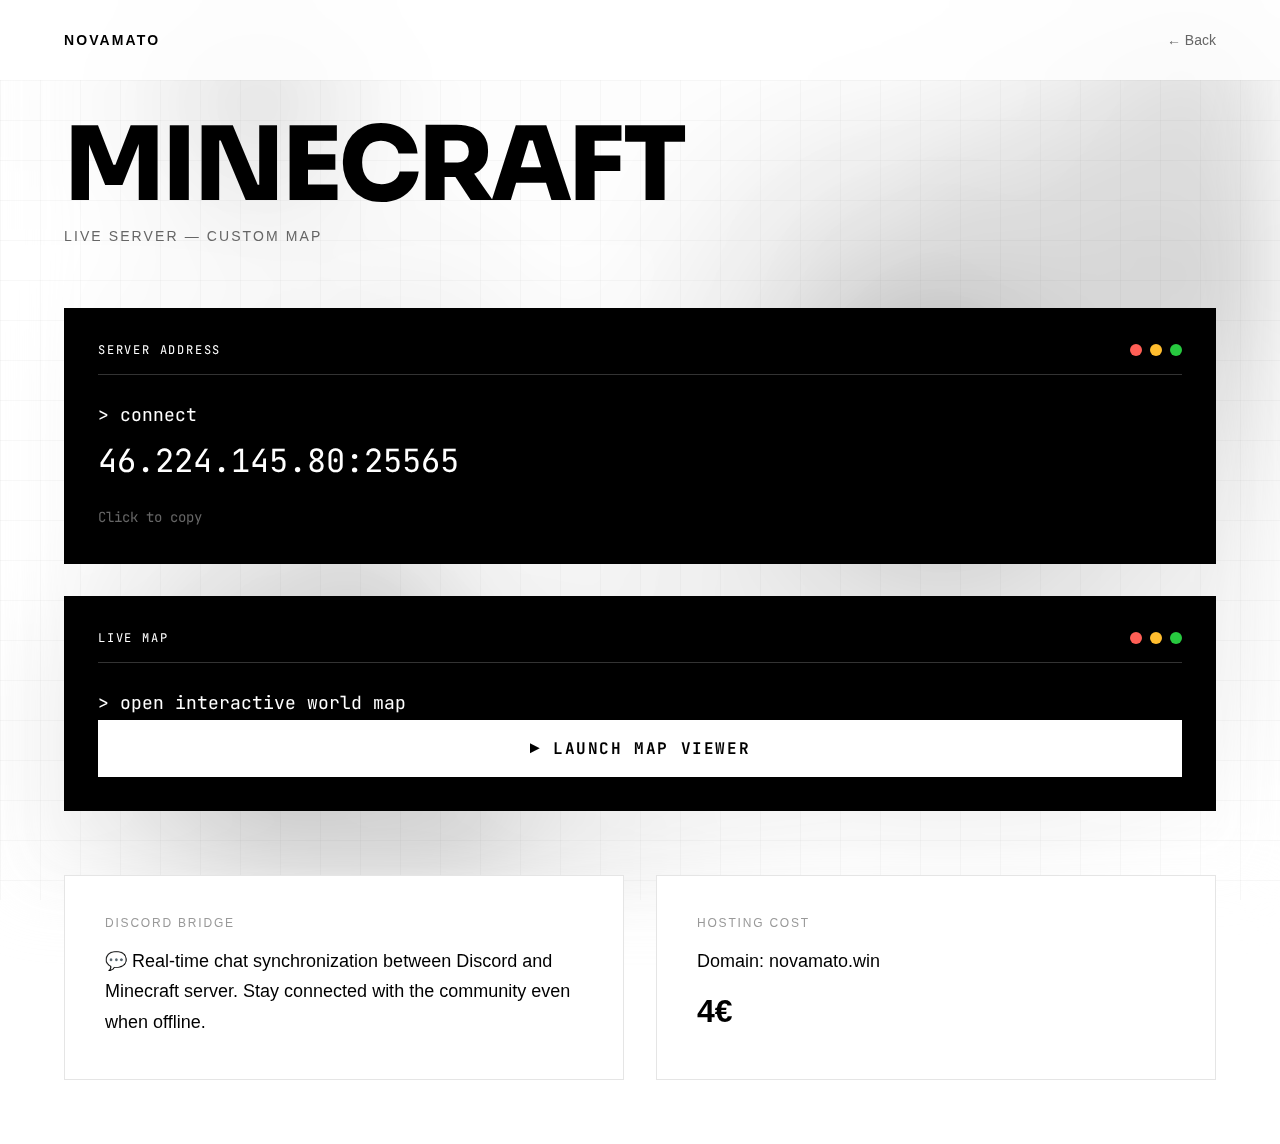
<file: white_minecraft.html>
<!DOCTYPE html>
<html lang="pt">
<head>
    <meta charset="UTF-8">
    <meta name="viewport" content="width=device-width, initial-scale=1.0">
    <title>Minecraft — NOVAMATO</title>
    <link rel="icon" type="image/png" href="/imagens/favicon2.jpeg">
    <link rel="preconnect" href="https://fonts.googleapis.com">
    <link rel="preconnect" href="https://fonts.gstatic.com" crossorigin>
    <link href="https://fonts.googleapis.com/css2?family=Sora:wght@700;800&family=JetBrains+Mono:wght@400;700&display=swap" rel="stylesheet">
    <style>
        * {
            margin: 0;
            padding: 0;
            box-sizing: border-box;
        }

        :root {
            --grid-size: 40px;
            --grid-color: rgba(0, 0, 0, 0.03);
            --terminal-accent: #000;
        }

        body {
            font-family: -apple-system, BlinkMacSystemFont, 'Inter', 'Segoe UI', sans-serif;
            background: #fff;
            color: #000;
            overflow-x: hidden;
        }

        body::before {
            content: '';
            position: fixed;
            top: 0;
            left: 0;
            width: 100%;
            height: 100%;
            background-image: 
                linear-gradient(var(--grid-color) 1px, transparent 1px),
                linear-gradient(90deg, var(--grid-color) 1px, transparent 1px);
            background-size: var(--grid-size) var(--grid-size);
            z-index: 1;
            pointer-events: none;
            animation: gridPulse 8s ease-in-out infinite;
        }

        @keyframes gridPulse {
            0%, 100% { opacity: 1; }
            50% { opacity: 0.6; }
        }

        .lights-canvas {
            position: fixed;
            top: 0;
            left: 0;
            width: 100%;
            height: 100%;
            z-index: 1;
            pointer-events: none;
            filter: blur(35px);
            opacity: 0.9;
        }

        .content {
            position: relative;
            z-index: 10;
        }

        nav {
            position: fixed;
            top: 0;
            left: 0;
            right: 0;
            z-index: 1000;
            background: rgba(255, 255, 255, 0.8);
            backdrop-filter: blur(20px);
            padding: 2rem 4rem;
            display: flex;
            justify-content: space-between;
            align-items: center;
        }

        .logo {
            font-size: 0.875rem;
            font-weight: 700;
            letter-spacing: 0.15em;
            color: #000;
            text-decoration: none;
        }

        .back-link {
            color: #666;
            text-decoration: none;
            font-size: 0.875rem;
            font-weight: 500;
        }

        /* Layout tipo terminal/console */
        .minecraft-layout {
            min-height: 100vh;
            padding: 120px 4rem 4rem;
            max-width: 1400px;
            margin: 0 auto;
        }

        /* Header com título */
        .mc-header {
            margin-bottom: 4rem;
        }

        .mc-header h1 {
            font-family: 'Sora', sans-serif;
            font-size: clamp(3rem, 8vw, 8rem);
            font-weight: 800;
            line-height: 0.9;
            letter-spacing: -0.03em;
            margin-bottom: 1rem;
        }

        .mc-subtitle {
            font-size: 0.875rem;
            letter-spacing: 0.15em;
            text-transform: uppercase;
            color: #666;
        }

        /* Terminal-style boxes */
        .terminal-box {
            background: #000;
            color: #fff;
            font-family: 'JetBrains Mono', 'Courier New', monospace;
            padding: 2rem;
            margin-bottom: 2rem;
            border: 2px solid #000;
            position: relative;
        }

        .terminal-header {
            display: flex;
            justify-content: space-between;
            align-items: center;
            margin-bottom: 1.5rem;
            padding-bottom: 1rem;
            border-bottom: 1px solid #333;
        }

        .terminal-title {
            font-size: 0.75rem;
            letter-spacing: 0.15em;
            text-transform: uppercase;
        }

        .terminal-dots {
            display: flex;
            gap: 0.5rem;
        }

        .dot {
            width: 12px;
            height: 12px;
            border-radius: 50%;
            background: #333;
        }

        .dot.red { background: #ff5f56; }
        .dot.yellow { background: #ffbd2e; }
        .dot.green { background: #27c93f; }

        .terminal-content {
            font-size: 1.125rem;
            line-height: 1.8;
        }

        .terminal-prompt::before {
            content: '> ';
            color: #fff;
        }

        /* Server IP Box */
        .ip-box {
            margin-bottom: 2rem;
        }

        .ip-value {
            font-size: 2rem;
            cursor: pointer;
            transition: opacity 0.2s;
            user-select: all;
        }

        .ip-value:hover {
            opacity: 0.7;
        }

        .ip-hint {
            margin-top: 1rem;
            font-size: 0.875rem;
            color: #666;
        }

        /* Map Button */
        .map-box {
            margin-bottom: 2rem;
        }

        .map-button {
            background: #fff;
            color: #000;
            border: 2px solid #fff;
            padding: 1rem 2rem;
            font-family: 'JetBrains Mono', monospace;
            font-size: 1rem;
            font-weight: 700;
            cursor: pointer;
            transition: all 0.3s ease;
            text-transform: uppercase;
            letter-spacing: 0.1em;
            width: 100%;
        }

        .map-button:hover {
            background: #000;
            color: #fff;
            transform: translateY(-2px);
        }

        /* Info Grid */
        .info-grid {
            display: grid;
            grid-template-columns: repeat(auto-fit, minmax(300px, 1fr));
            gap: 2rem;
            margin-top: 4rem;
        }

        .info-card {
            background: #fff;
            border: 1px solid #e5e5e5;
            padding: 2.5rem;
        }

        .info-card-title {
            font-size: 0.75rem;
            letter-spacing: 0.15em;
            text-transform: uppercase;
            color: #999;
            margin-bottom: 1rem;
        }

        .info-card-content {
            font-size: 1.125rem;
            line-height: 1.7;
            color: #000;
        }

        .info-highlight {
            display: block;
            font-size: 2rem;
            font-weight: 700;
            margin-top: 0.5rem;
        }

        @media (max-width: 768px) {
            .minecraft-layout {
                padding: 100px 2rem 2rem;
            }

            nav {
                padding: 1.5rem 2rem;
            }

            .terminal-box {
                padding: 1.5rem;
            }

            .ip-value {
                font-size: 1.25rem;
                word-break: break-all;
            }

            .info-grid {
                grid-template-columns: 1fr;
            }
        }
    </style>
</head>
<body>
    <canvas class="lights-canvas" id="lights-canvas"></canvas>

    <div class="content">
        <nav>
            <a href="white_index.html" class="logo">NOVAMATO</a>
            <a href="white_index.html" class="back-link">← Back</a>
        </nav>

        <div class="minecraft-layout">
            <div class="mc-header">
                <h1>MINECRAFT</h1>
                <div class="mc-subtitle">LIVE SERVER — CUSTOM MAP</div>
            </div>

            <!-- Server IP -->
            <div class="terminal-box ip-box">
                <div class="terminal-header">
                    <div class="terminal-title">SERVER ADDRESS</div>
                    <div class="terminal-dots">
                        <div class="dot red"></div>
                        <div class="dot yellow"></div>
                        <div class="dot green"></div>
                    </div>
                </div>
                <div class="terminal-content">
                    <div class="terminal-prompt">connect</div>
                    <div class="ip-value" onclick="copyServerIp()">46.224.145.80:25565</div>
                    <div class="ip-hint" id="copy-hint">Click to copy</div>
                </div>
            </div>

            <!-- Map -->
            <div class="terminal-box map-box">
                <div class="terminal-header">
                    <div class="terminal-title">LIVE MAP</div>
                    <div class="terminal-dots">
                        <div class="dot red"></div>
                        <div class="dot yellow"></div>
                        <div class="dot green"></div>
                    </div>
                </div>
                <div class="terminal-content">
                    <div class="terminal-prompt">open interactive world map</div>
                    <button class="map-button" onclick="openMap()">▶ Launch Map Viewer</button>
                </div>
            </div>

            <!-- Info -->
            <div class="info-grid">
                <div class="info-card">
                    <div class="info-card-title">Discord Bridge</div>
                    <div class="info-card-content">
                        💬 Real-time chat synchronization between Discord and Minecraft server. 
                        Stay connected with the community even when offline.
                    </div>
                </div>
                <div class="info-card">
                    <div class="info-card-title">Hosting Cost</div>
                    <div class="info-card-content">
                        Domain: novamato.win
                        <span class="info-highlight">4€</span>
                    </div>
                </div>
            </div>
        </div>
    </div>

    <script>
        function openMap() {
            window.open('http://46.224.145.80:8100/#world:0:64:0:1500:0:0:0:0:perspective', '_blank');
        }

        function copyServerIp() {
            const ip = '46.224.145.80:25565';
            navigator.clipboard.writeText(ip).then(() => {
                const hint = document.getElementById('copy-hint');
                hint.textContent = 'IP Copied!';
                hint.style.color = '#fff';
                setTimeout(() => {
                    hint.textContent = 'Click to copy';
                    hint.style.color = '#666';
                }, 2000);
            }).catch(err => {
                console.error('Error copying IP:', err);
            });
        }

        function createBreathingLights() {
            const canvas = document.getElementById('lights-canvas');
            const ctx = canvas.getContext('2d');
            
            function resizeCanvas() {
                canvas.width = window.innerWidth;
                canvas.height = window.innerHeight;
            }
            resizeCanvas();
            window.addEventListener('resize', resizeCanvas);
            
            const lights = [];
            const lightCount = 12;
            
            for (let i = 0; i < lightCount; i++) {
                lights.push({
                    x: Math.random() * canvas.width,
                    y: Math.random() * canvas.height,
                    baseX: Math.random() * canvas.width,
                    baseY: Math.random() * canvas.height,
                    radius: 100 + Math.random() * 300,
                    breatheSpeed: 0.01 + Math.random() * 0.02,
                    breathePhase: Math.random() * Math.PI * 2,
                    moveSpeed: 0.0003,
                    movePhase: Math.random() * Math.PI * 2,
                    orbitRadius: 50 + Math.random() * 150
                });
            }
            
            const particles = [];
            for (let i = 0; i < 100; i++) {
                particles.push({
                    x: Math.random() * canvas.width,
                    y: Math.random() * canvas.height,
                    size: 0.5 + Math.random() * 1.5,
                    vx: (Math.random() - 0.5) * 0.2,
                    vy: (Math.random() - 0.5) * 0.2,
                    opacity: Math.random() * 0.35,
                    pulseSpeed: 0.02 + Math.random() * 0.03,
                    pulsePhase: Math.random() * Math.PI * 2
                });
            }
            
            let time = 0;
            
            function animate() {
                ctx.fillStyle = 'rgba(255, 255, 255, 0.06)';
                ctx.fillRect(0, 0, canvas.width, canvas.height);
                
                time += 0.01;
                
                lights.forEach((light) => {
                    light.breathePhase += light.breatheSpeed;
                    const breathe = Math.sin(light.breathePhase);
                    const currentRadius = light.radius + (breathe * 100);
                    const intensity = 0.025 + (breathe * 0.018);
                    
                    light.movePhase += light.moveSpeed;
                    light.x = light.baseX + Math.cos(light.movePhase) * light.orbitRadius;
                    light.y = light.baseY + Math.sin(light.movePhase) * light.orbitRadius;
                    
                    const gradient = ctx.createRadialGradient(
                        light.x, light.y, 0,
                        light.x, light.y, currentRadius
                    );
                    
                    gradient.addColorStop(0, `rgba(0, 0, 0, ${intensity * 1.6})`);
                    gradient.addColorStop(0.3, `rgba(0, 0, 0, ${intensity * 0.9})`);
                    gradient.addColorStop(0.6, `rgba(0, 0, 0, ${intensity * 0.45})`);
                    gradient.addColorStop(1, 'rgba(0, 0, 0, 0)');
                    
                    ctx.fillStyle = gradient;
                    ctx.beginPath();
                    ctx.arc(light.x, light.y, currentRadius, 0, Math.PI * 2);
                    ctx.fill();
                    
                    ctx.fillStyle = `rgba(0, 0, 0, ${intensity * 2.2})`;
                    ctx.beginPath();
                    ctx.arc(light.x, light.y, 3, 0, Math.PI * 2);
                    ctx.fill();
                });
                
                for (let i = 0; i < lights.length; i++) {
                    for (let j = i + 1; j < lights.length; j++) {
                        const dx = lights[i].x - lights[j].x;
                        const dy = lights[i].y - lights[j].y;
                        const distance = Math.sqrt(dx * dx + dy * dy);
                        
                        if (distance < 400) {
                            const opacity = (1 - distance / 400) * 0.04;
                            const pulse = Math.sin(time + i + j) * 0.5 + 0.5;
                            
                            ctx.strokeStyle = `rgba(0, 0, 0, ${opacity * pulse})`;
                            ctx.lineWidth = 1.2;
                            ctx.beginPath();
                            ctx.moveTo(lights[i].x, lights[i].y);
                            ctx.lineTo(lights[j].x, lights[j].y);
                            ctx.stroke();
                        }
                    }
                }
                
                particles.forEach(particle => {
                    particle.x += particle.vx;
                    particle.y += particle.vy;
                    
                    if (particle.x < 0) particle.x = canvas.width;
                    if (particle.x > canvas.width) particle.x = 0;
                    if (particle.y < 0) particle.y = canvas.height;
                    if (particle.y > canvas.height) particle.y = 0;
                    
                    particle.pulsePhase += particle.pulseSpeed;
                    const pulseOpacity = particle.opacity * (0.5 + Math.sin(particle.pulsePhase) * 0.5);
                    
                    ctx.fillStyle = `rgba(0, 0, 0, ${pulseOpacity})`;
                    ctx.beginPath();
                    ctx.arc(particle.x, particle.y, particle.size, 0, Math.PI * 2);
                    ctx.fill();
                });
                
                for (let y = 0; y < canvas.height; y += 4) {
                    const scanlineOpacity = 0.008 * (Math.sin(time * 2 + y * 0.01));
                    ctx.fillStyle = `rgba(0, 0, 0, ${scanlineOpacity})`;
                    ctx.fillRect(0, y, canvas.width, 1);
                }
                
                requestAnimationFrame(animate);
            }
            
            animate();
        }

        createBreathingLights();
    </script>
</body>
</html>
</file>
<file: styles.css>
/* Variables */
:root {
    --color-bg: #000000;
    --color-surface: #0a0a0a;
    --color-border: #1a1a1a;
    --color-text: #ffffff;
    --color-text-secondary: #888888;
    --color-accent: #00ff00;
    --spacing-xs: 0.5rem;
    --spacing-sm: 1rem;
    --spacing-md: 2rem;
    --spacing-lg: 4rem;
    --spacing-xl: 6rem;
}

/* Reset */
* {
    margin: 0;
    padding: 0;
    box-sizing: border-box;
}

html {
    scroll-behavior: smooth;
}

body {
    font-family: -apple-system, BlinkMacSystemFont, 'Segoe UI', 'Helvetica Neue', Arial, sans-serif;
    background: var(--color-bg);
    color: var(--color-text);
    line-height: 1.6;
    -webkit-font-smoothing: antialiased;
    min-height: 100vh;
}

.container {
    max-width: 1200px;
    margin: 0 auto;
    padding: 0 var(--spacing-md);
}

/* Breathing Background - ENHANCED */
.breathing-bg {
    position: fixed;
    top: 0;
    left: 0;
    width: 100%;
    height: 100%;
    z-index: -1;
    pointer-events: none;
    overflow: hidden;
}

.breathing-bg::before,
.breathing-bg::after {
    content: '';
    position: absolute;
    border-radius: 50%;
    background: radial-gradient(circle, rgba(0, 255, 0, 0.15) 0%, rgba(0, 255, 0, 0.05) 40%, transparent 70%);
    filter: blur(60px);
}

.breathing-bg::before {
    width: 1200px;
    height: 1200px;
    top: 50%;
    left: 50%;
    transform: translate(-50%, -50%);
    animation: breathing 10s ease-in-out infinite;
}

.breathing-bg::after {
    width: 1000px;
    height: 1000px;
    top: 50%;
    left: 50%;
    transform: translate(-50%, -50%);
    animation: breathing 10s ease-in-out infinite 5s;
}

@keyframes breathing {
    0%, 100% {
        transform: translate(-50%, -50%) scale(0.8);
        opacity: 0.3;
    }
    50% {
        transform: translate(-50%, -50%) scale(1);
        opacity: 0.6;
    }
}

/* Navigation */
.nav {
    position: fixed;
    top: 0;
    width: 100%;
    background: rgba(0, 0, 0, 0.8);
    backdrop-filter: blur(20px);
    border-bottom: 1px solid var(--color-border);
    z-index: 1000;
}

.nav .container {
    display: flex;
    justify-content: space-between;
    align-items: center;
    height: 70px;
}

.logo {
    font-size: 1.25rem;
    font-weight: 700;
    letter-spacing: 0.1em;
    color: var(--color-text);
    text-decoration: none;
    transition: color 0.2s;
}

.logo:hover {
    color: var(--color-accent);
}

.back-link {
    color: var(--color-text-secondary);
    text-decoration: none;
    font-size: 0.9rem;
    transition: color 0.2s;
}

.back-link:hover {
    color: var(--color-text);
}

/* Homepage Hero */
.hero-home {
    min-height: 100vh;
    display: flex;
    align-items: center;
    justify-content: center;
    padding-top: 70px;
    text-align: center;
}

.hero-content-home {
    max-width: 800px;
}

.hero-label {
    font-size: 0.75rem;
    letter-spacing: 0.2em;
    text-transform: uppercase;
    color: var(--color-text-secondary);
    margin-bottom: var(--spacing-md);
}

.hero-home h1 {
    font-size: clamp(3rem, 10vw, 6rem);
    font-weight: 300;
    line-height: 1.2;
    letter-spacing: 0.05em;
    margin-bottom: var(--spacing-sm);
}

.hero-tagline {
    font-size: 1.1rem;
    color: var(--color-text-secondary);
    margin-bottom: var(--spacing-xl);
}

.hero-stats-home {
    display: flex;
    gap: var(--spacing-xl);
    justify-content: center;
}

.stat-home {
    text-align: center;
}

.stat-value-home {
    font-size: 4rem;
    font-weight: 700;
    color: var(--color-accent);
    line-height: 1;
}

.stat-label-home {
    font-size: 0.85rem;
    color: var(--color-text-secondary);
    text-transform: uppercase;
    letter-spacing: 0.1em;
    margin-top: var(--spacing-xs);
}

/* Game Cards */
.games-home {
    padding: var(--spacing-xl) 0;
    min-height: 100vh;
    display: flex;
    align-items: center;
}

.games-grid-home {
    display: grid;
    grid-template-columns: repeat(3, 1fr);
    gap: var(--spacing-md);
}

.game-card {
    background: var(--color-bg);
    border: 1px solid var(--color-border);
    padding: var(--spacing-lg);
    text-decoration: none;
    color: var(--color-text);
    transition: background 0.3s, transform 0.3s, border-color 0.3s;
    display: flex;
    flex-direction: column;
    min-height: 400px;
}

.game-card:hover {
    background: var(--color-surface);
    border-color: var(--color-accent);
    transform: translateY(-8px);
}

.game-card-header {
    display: flex;
    justify-content: space-between;
    align-items: flex-start;
    margin-bottom: var(--spacing-md);
}

.game-icon-home {
    width: 60px;
    height: 60px;
    background: var(--color-accent);
    color: var(--color-bg);
    display: flex;
    align-items: center;
    justify-content: center;
    font-weight: 900;
    font-size: 1.2rem;
    letter-spacing: 0.05em;
}

.game-badge {
    font-size: 0.7rem;
    letter-spacing: 0.1em;
    text-transform: uppercase;
    color: var(--color-accent);
    padding: 0.3rem 0.8rem;
    border: 1px solid var(--color-accent);
}

.game-card h2 {
    font-size: 2rem;
    font-weight: 600;
    margin-bottom: var(--spacing-xs);
}

.game-card p {
    color: var(--color-text-secondary);
    margin-bottom: auto;
}

.game-card-footer {
    display: flex;
    justify-content: space-between;
    align-items: center;
    margin-top: var(--spacing-md);
    padding-top: var(--spacing-md);
    border-top: 1px solid var(--color-border);
    font-size: 0.9rem;
    color: var(--color-text-secondary);
}

/* Footer Home */
.footer-home {
    border-top: 1px solid var(--color-border);
    padding: var(--spacing-md) 0;
}

.footer-content-home {
    display: flex;
    justify-content: space-between;
    align-items: center;
    font-size: 0.85rem;
    color: var(--color-text-secondary);
}

.footer-links {
    display: flex;
    gap: var(--spacing-md);
}

.footer-links a {
    color: var(--color-text-secondary);
    text-decoration: none;
    transition: color 0.2s;
}

.footer-links a:hover {
    color: var(--color-accent);
}

/* Page Header */
.page-header {
    padding: calc(70px + var(--spacing-xl)) 0 var(--spacing-xl);
}

.page-title-section {
    display: flex;
    align-items: center;
    gap: var(--spacing-md);
}

.page-icon {
    width: 80px;
    height: 80px;
    background: var(--color-accent);
    color: var(--color-bg);
    display: flex;
    align-items: center;
    justify-content: center;
    font-weight: 900;
    font-size: 1.5rem;
}

.page-header h1 {
    font-size: 3rem;
    font-weight: 700;
    margin-bottom: 0.25rem;
}

.page-subtitle {
    color: var(--color-text-secondary);
    font-size: 1.1rem;
}

.section-heading {
    font-size: 1.5rem;
    font-weight: 600;
    margin-bottom: var(--spacing-lg);
}

/* Player Slots */
.players-section {
    padding: var(--spacing-xl) 0;
}

.player-slots {
    display: grid;
    grid-template-columns: repeat(auto-fill, minmax(250px, 1fr));
    gap: 1px;
    background: var(--color-border);
    border: 1px solid var(--color-border);
}

.player-slot {
    background: var(--color-bg);
    padding: var(--spacing-lg);
    cursor: pointer;
    transition: background 0.2s, transform 0.2s;
    display: flex;
    flex-direction: column;
    align-items: center;
    text-align: center;
    min-height: 250px;
    justify-content: center;
}

.player-slot:hover {
    background: var(--color-surface);
    transform: translateY(-5px);
}

.player-slot-icon {
    width: 80px;
    height: 80px;
    border: 2px solid var(--color-border);
    border-radius: 50%;
    display: flex;
    align-items: center;
    justify-content: center;
    font-size: 2rem;
    margin-bottom: var(--spacing-md);
    background: var(--color-surface);
}

.player-slot-name {
    font-size: 1.3rem;
    font-weight: 600;
    margin-bottom: var(--spacing-xs);
}

.player-slot-role {
    font-size: 0.85rem;
    color: var(--color-text-secondary);
    margin-bottom: var(--spacing-sm);
}

.player-slot-status {
    font-size: 0.75rem;
    color: var(--color-accent);
    text-transform: uppercase;
    letter-spacing: 0.1em;
}

/* Player Modal */
.player-modal {
    position: fixed;
    top: 0;
    left: 0;
    width: 100%;
    height: 100%;
    background: rgba(0, 0, 0, 0.95);
    backdrop-filter: blur(20px);
    z-index: 3000;
    display: flex;
    align-items: center;
    justify-content: center;
    opacity: 0;
    pointer-events: none;
    transition: opacity 0.3s;
}

.player-modal.active {
    opacity: 1;
    pointer-events: all;
}

.player-modal-content {
    background: var(--color-surface);
    border: 1px solid var(--color-border);
    max-width: 800px;
    width: 90%;
    max-height: 90vh;
    overflow-y: auto;
    position: relative;
}

.modal-close {
    position: absolute;
    top: var(--spacing-md);
    right: var(--spacing-md);
    background: none;
    border: none;
    color: var(--color-text-secondary);
    font-size: 2rem;
    cursor: pointer;
    width: 40px;
    height: 40px;
    display: flex;
    align-items: center;
    justify-content: center;
    transition: color 0.2s;
    z-index: 1;
}

.modal-close:hover {
    color: var(--color-text);
}

.player-modal-body {
    padding: var(--spacing-lg);
}

.player-header {
    margin-bottom: var(--spacing-lg);
    padding-bottom: var(--spacing-lg);
    border-bottom: 1px solid var(--color-border);
}

.player-name-large {
    font-size: 2.5rem;
    font-weight: 700;
    margin-bottom: var(--spacing-xs);
}

.player-info-grid {
    display: grid;
    grid-template-columns: repeat(auto-fit, minmax(150px, 1fr));
    gap: var(--spacing-md);
    margin-top: var(--spacing-md);
}

.player-info-item {
    display: flex;
    flex-direction: column;
}

.player-info-label {
    font-size: 0.75rem;
    color: var(--color-text-secondary);
    text-transform: uppercase;
    letter-spacing: 0.1em;
    margin-bottom: 0.25rem;
}

.player-info-value {
    font-size: 1.5rem;
    font-weight: 700;
    color: var(--color-accent);
}

.stats-grid {
    display: grid;
    grid-template-columns: repeat(auto-fit, minmax(200px, 1fr));
    gap: var(--spacing-md);
    margin-top: var(--spacing-md);
}

.stat-item {
    padding: var(--spacing-md);
    border: 1px solid var(--color-border);
    background: var(--color-bg);
}

.stat-item-label {
    font-size: 0.85rem;
    color: var(--color-text-secondary);
    margin-bottom: var(--spacing-xs);
}

.stat-item-value {
    font-size: 2rem;
    font-weight: 700;
}

/* Project Section */
.project-section {
    padding: var(--spacing-xl) 0;
}

.project-card {
    border: 1px solid var(--color-border);
    padding: var(--spacing-lg);
}

.project-header {
    display: flex;
    justify-content: space-between;
    align-items: center;
    margin-bottom: var(--spacing-lg);
    flex-wrap: wrap;
    gap: var(--spacing-sm);
}

.project-status {
    font-size: 0.75rem;
    text-transform: uppercase;
    letter-spacing: 0.1em;
    color: var(--color-accent);
    padding: 0.5rem 1rem;
    border: 1px solid var(--color-accent);
}

.project-deadline {
    font-size: 0.85rem;
    color: var(--color-text-secondary);
}

.project-card h2 {
    font-size: 2.5rem;
    font-weight: 600;
    margin-bottom: var(--spacing-md);
}

.project-description {
    color: var(--color-text-secondary);
    line-height: 1.8;
    margin-bottom: var(--spacing-xl);
    font-size: 1.1rem;
}

.project-progress {
    margin-bottom: var(--spacing-xl);
}

.project-progress-bar {
    height: 4px;
    background: var(--color-border);
    margin-bottom: var(--spacing-sm);
}

.project-progress-fill {
    height: 100%;
    background: var(--color-accent);
    transition: width 1s ease;
}

.project-progress-text {
    display: flex;
    justify-content: space-between;
    font-size: 0.85rem;
    color: var(--color-text-secondary);
}

.project-features h3 {
    font-size: 1.5rem;
    margin-bottom: var(--spacing-md);
}

.features-grid {
    display: grid;
    gap: var(--spacing-md);
}

.feature-item {
    display: flex;
    gap: var(--spacing-md);
    padding: var(--spacing-md);
    border: 1px solid var(--color-border);
    align-items: flex-start;
}

.feature-check {
    width: 30px;
    height: 30px;
    border: 1px solid var(--color-border);
    display: flex;
    align-items: center;
    justify-content: center;
    font-size: 1.2rem;
    flex-shrink: 0;
}

.feature-title {
    font-weight: 600;
    margin-bottom: 0.25rem;
}

.feature-desc {
    font-size: 0.85rem;
    color: var(--color-text-secondary);
}

/* Loading */
.loading {
    text-align: center;
    padding: var(--spacing-lg);
    color: var(--color-text-secondary);
}

/* Responsive */
@media (max-width: 768px) {
    .hero-home h1 {
        font-size: 3rem;
    }
    
    .hero-stats-home {
        flex-direction: column;
        gap: var(--spacing-md);
    }
    
    .games-grid-home {
        grid-template-columns: 1fr;
        gap: var(--spacing-md);
    }
    
    .player-slots {
        grid-template-columns: 1fr;
    }
    
    .page-title-section {
        flex-direction: column;
        align-items: flex-start;
    }
    
    .player-name-large {
        font-size: 2rem;
    }
    
    .stats-grid {
        grid-template-columns: 1fr;
    }
    
    .footer-content-home {
        flex-direction: column;
        gap: var(--spacing-sm);
        text-align: center;
    }
    
    .game-card-header {
        gap: var(--spacing-xs);
    }
    
    .game-badge {
        font-size: 0.65rem;
        padding: 0.25rem 0.6rem;
        white-space: nowrap;
        flex-shrink: 0;
    }
    
    .game-icon-home {
        width: 50px;
        height: 50px;
        font-size: 1rem;
        flex-shrink: 0;
    }
    
    .game-card h2 {
        font-size: 1.5rem;
    }
}

@media (max-width: 480px) {
    .game-badge {
        font-size: 0.6rem;
        padding: 0.2rem 0.5rem;
    }
    
    .game-icon-home {
        width: 45px;
        height: 45px;
        font-size: 0.9rem;
    }
}
</file>
